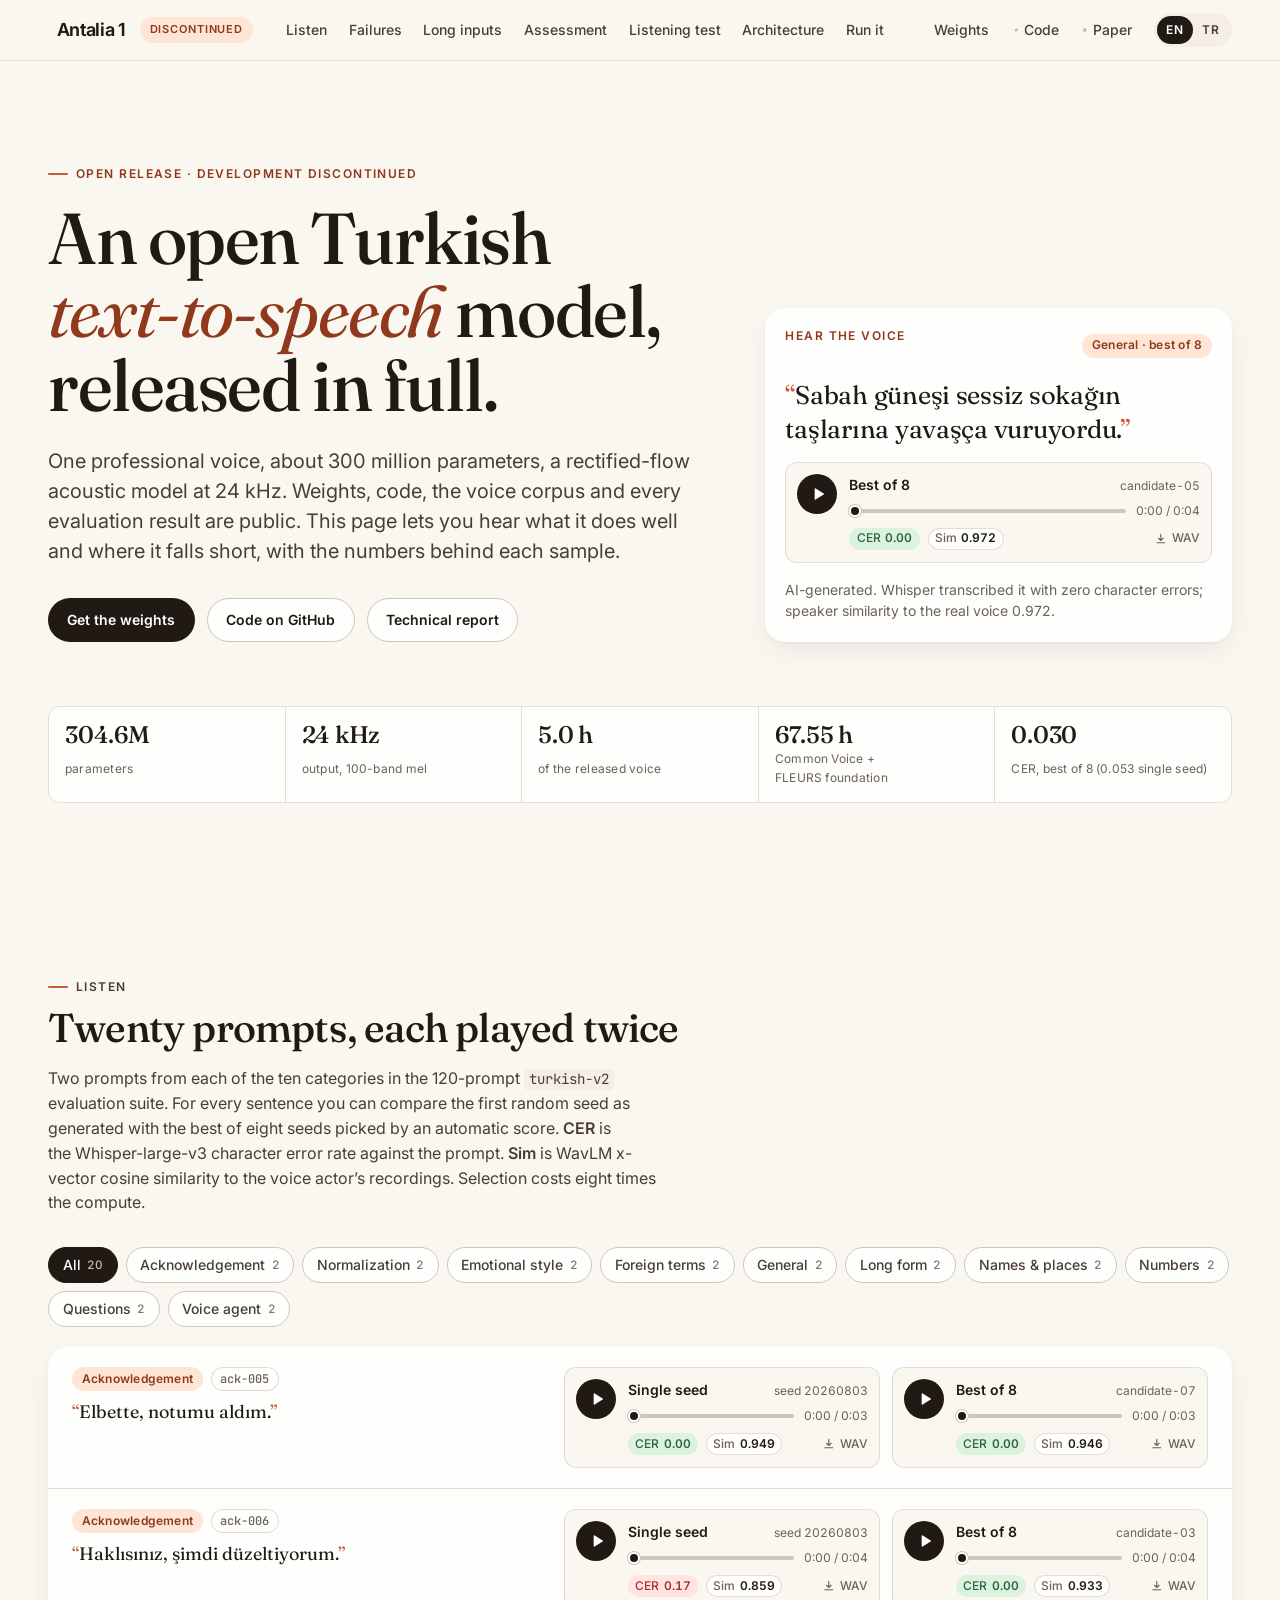
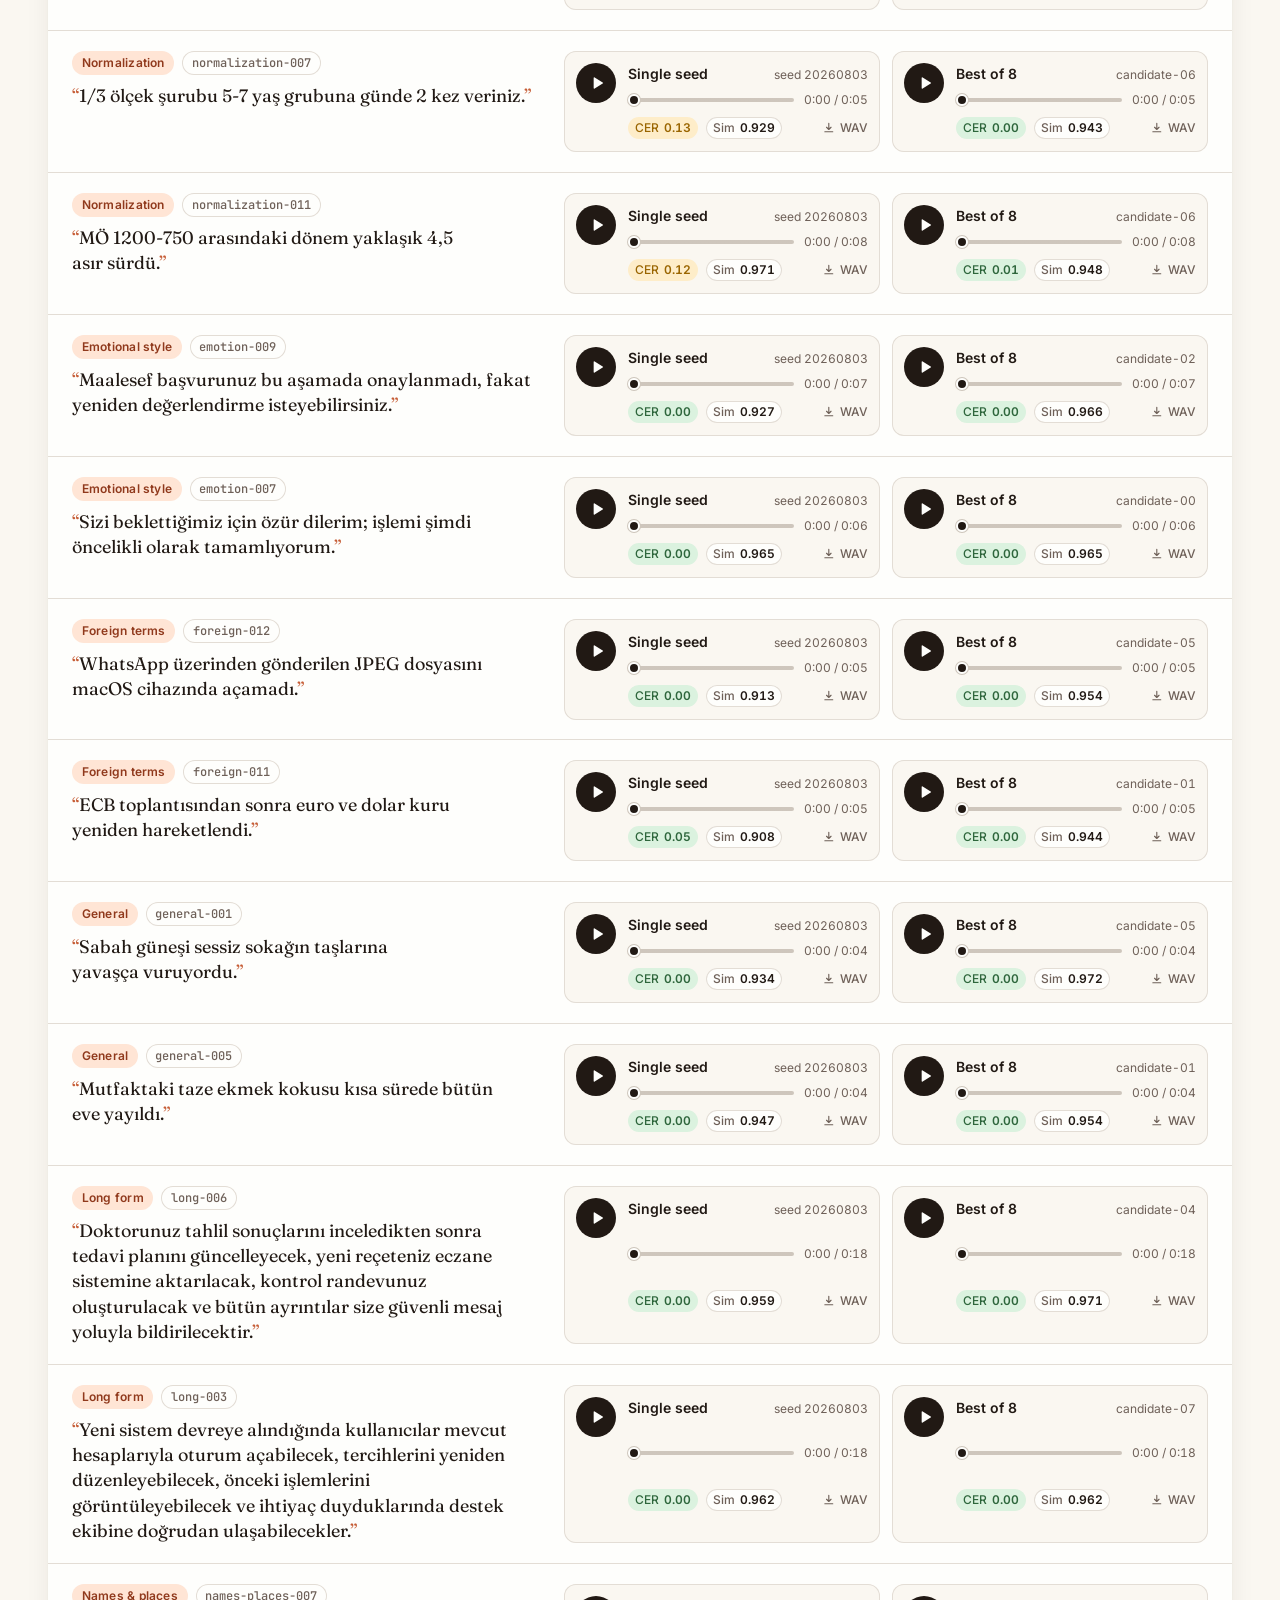
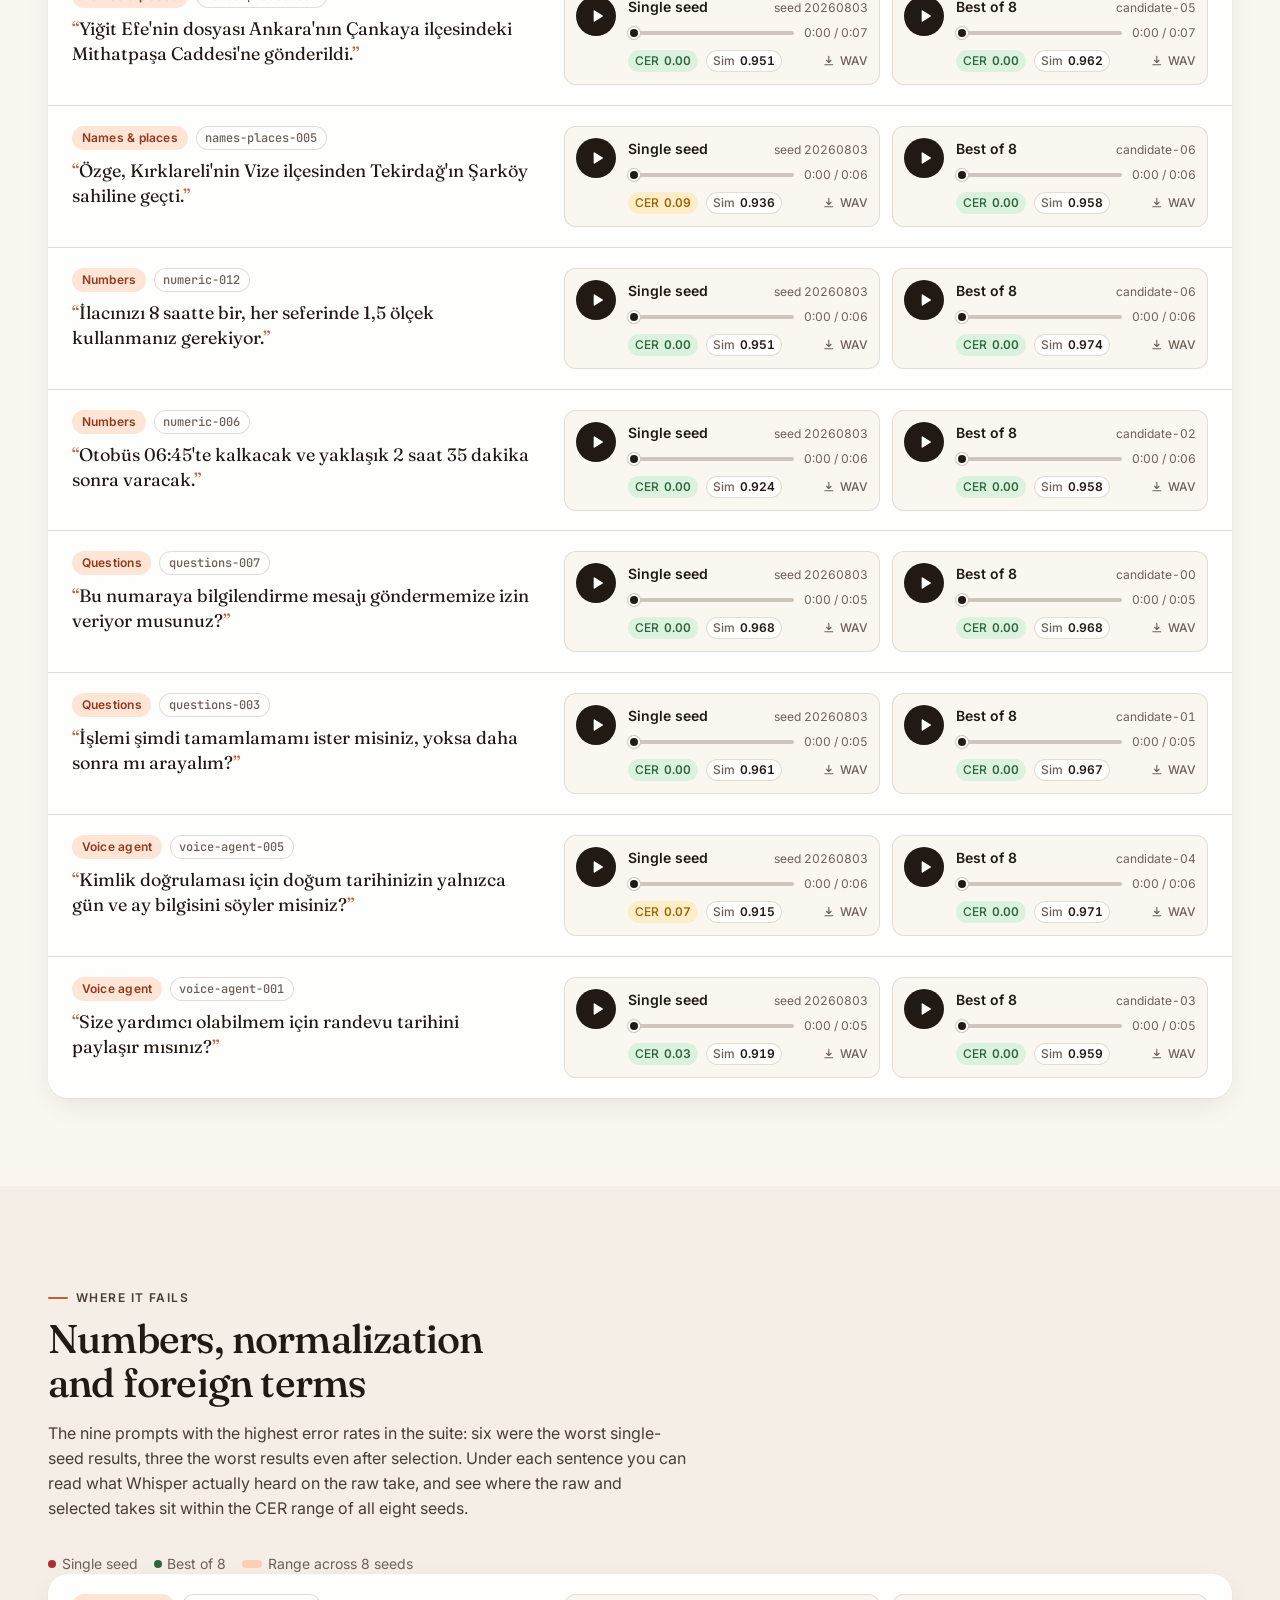
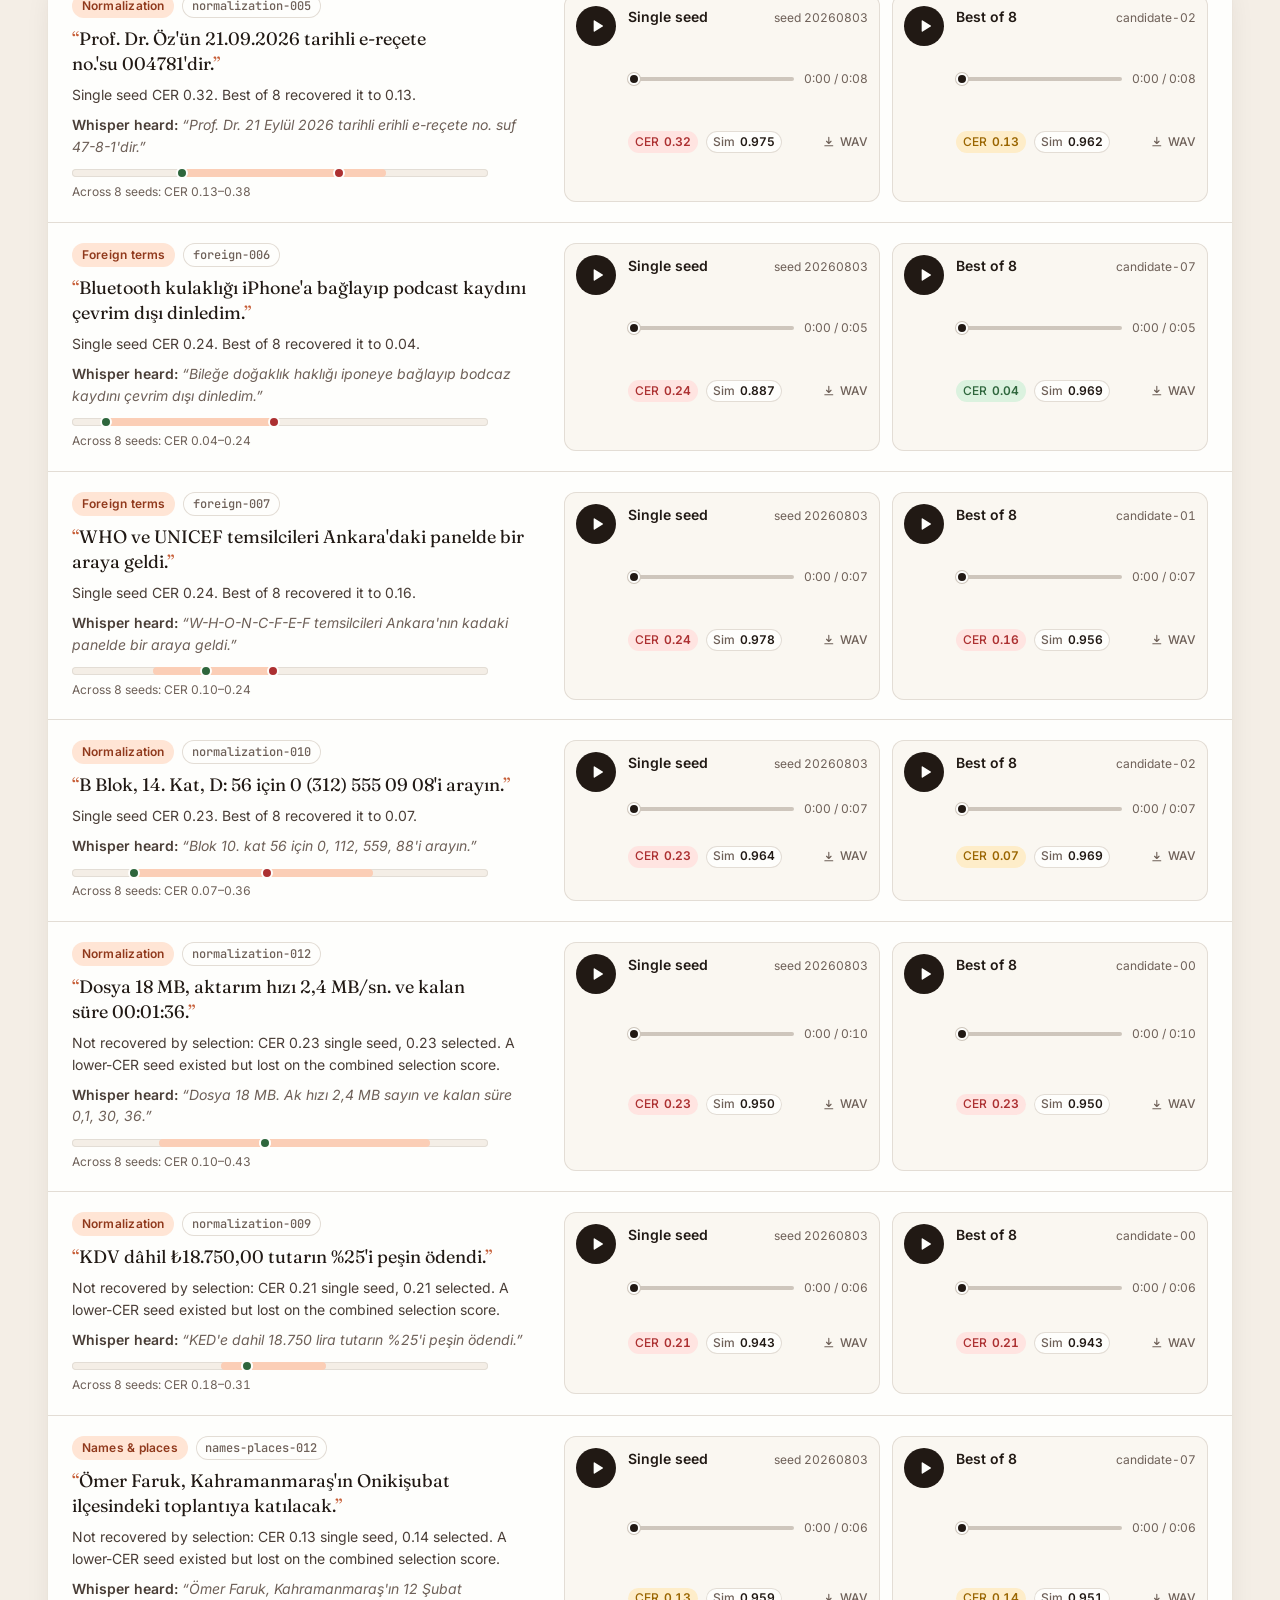
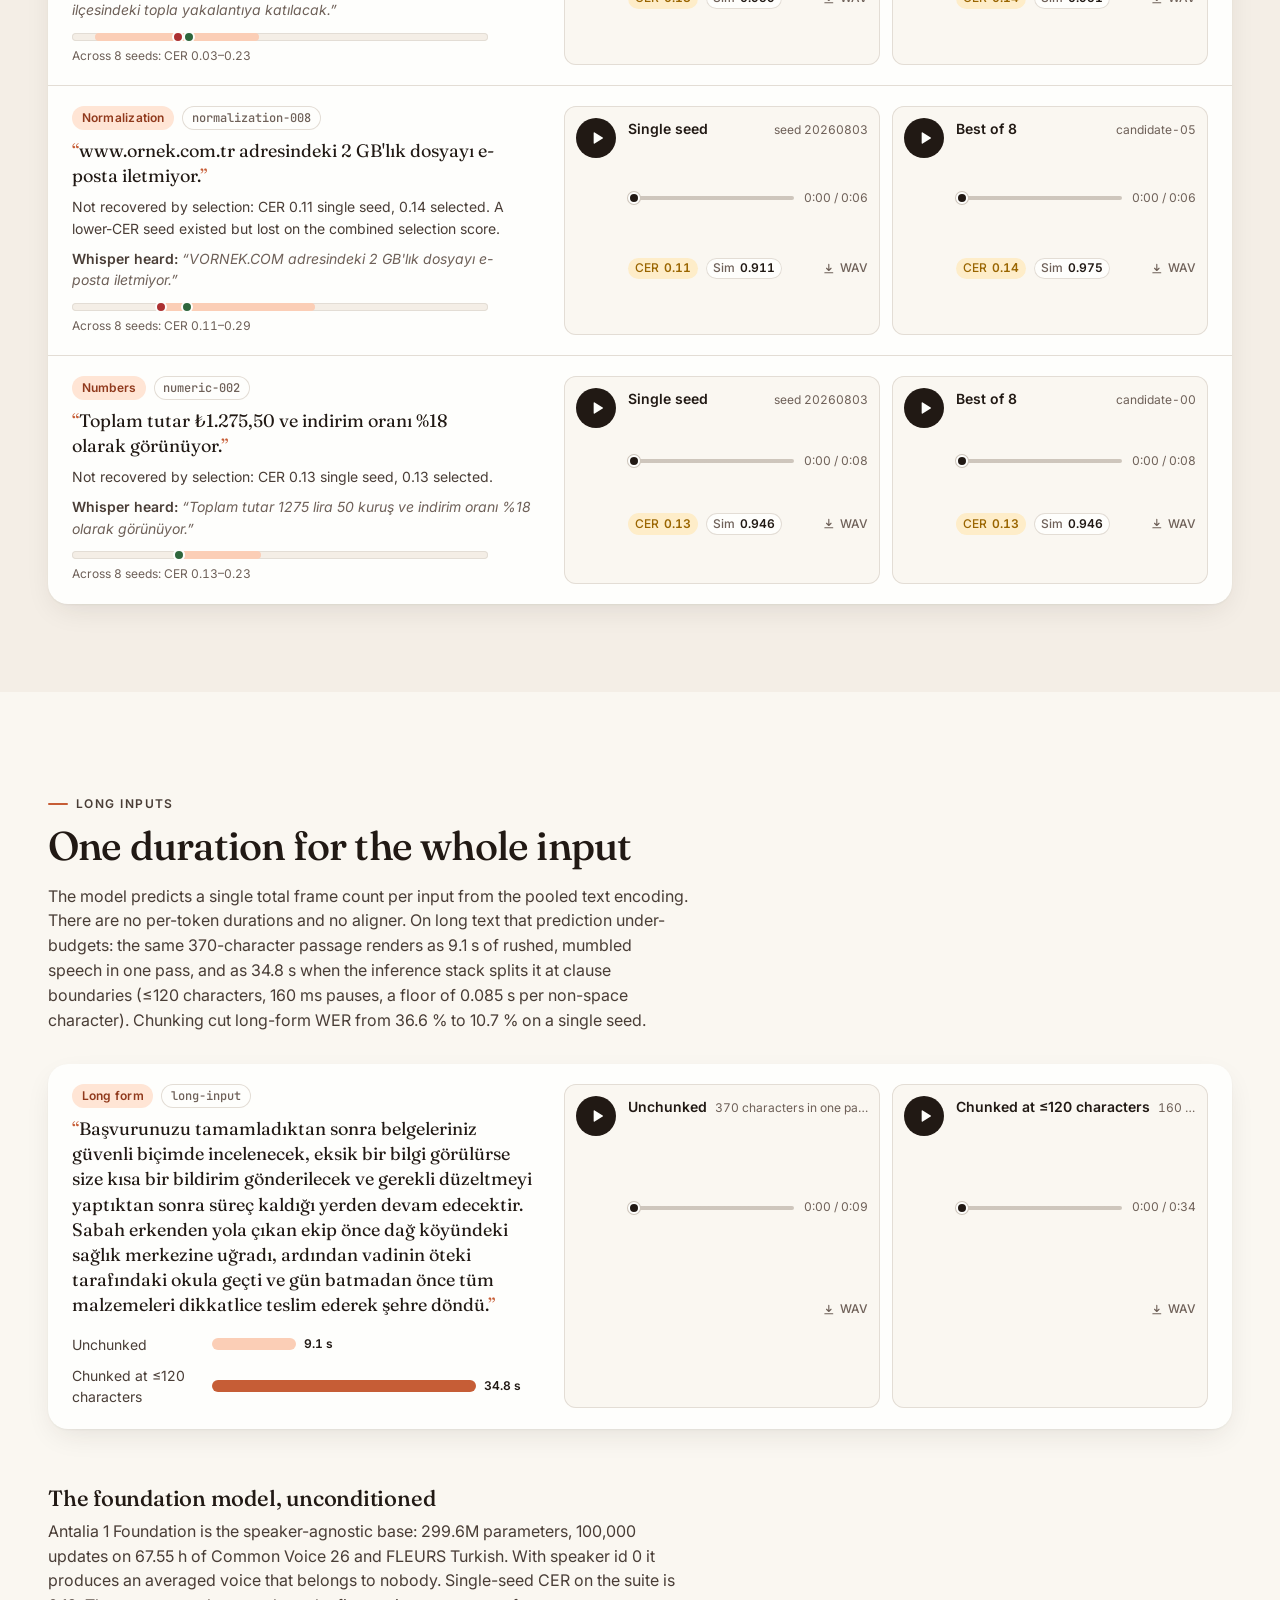
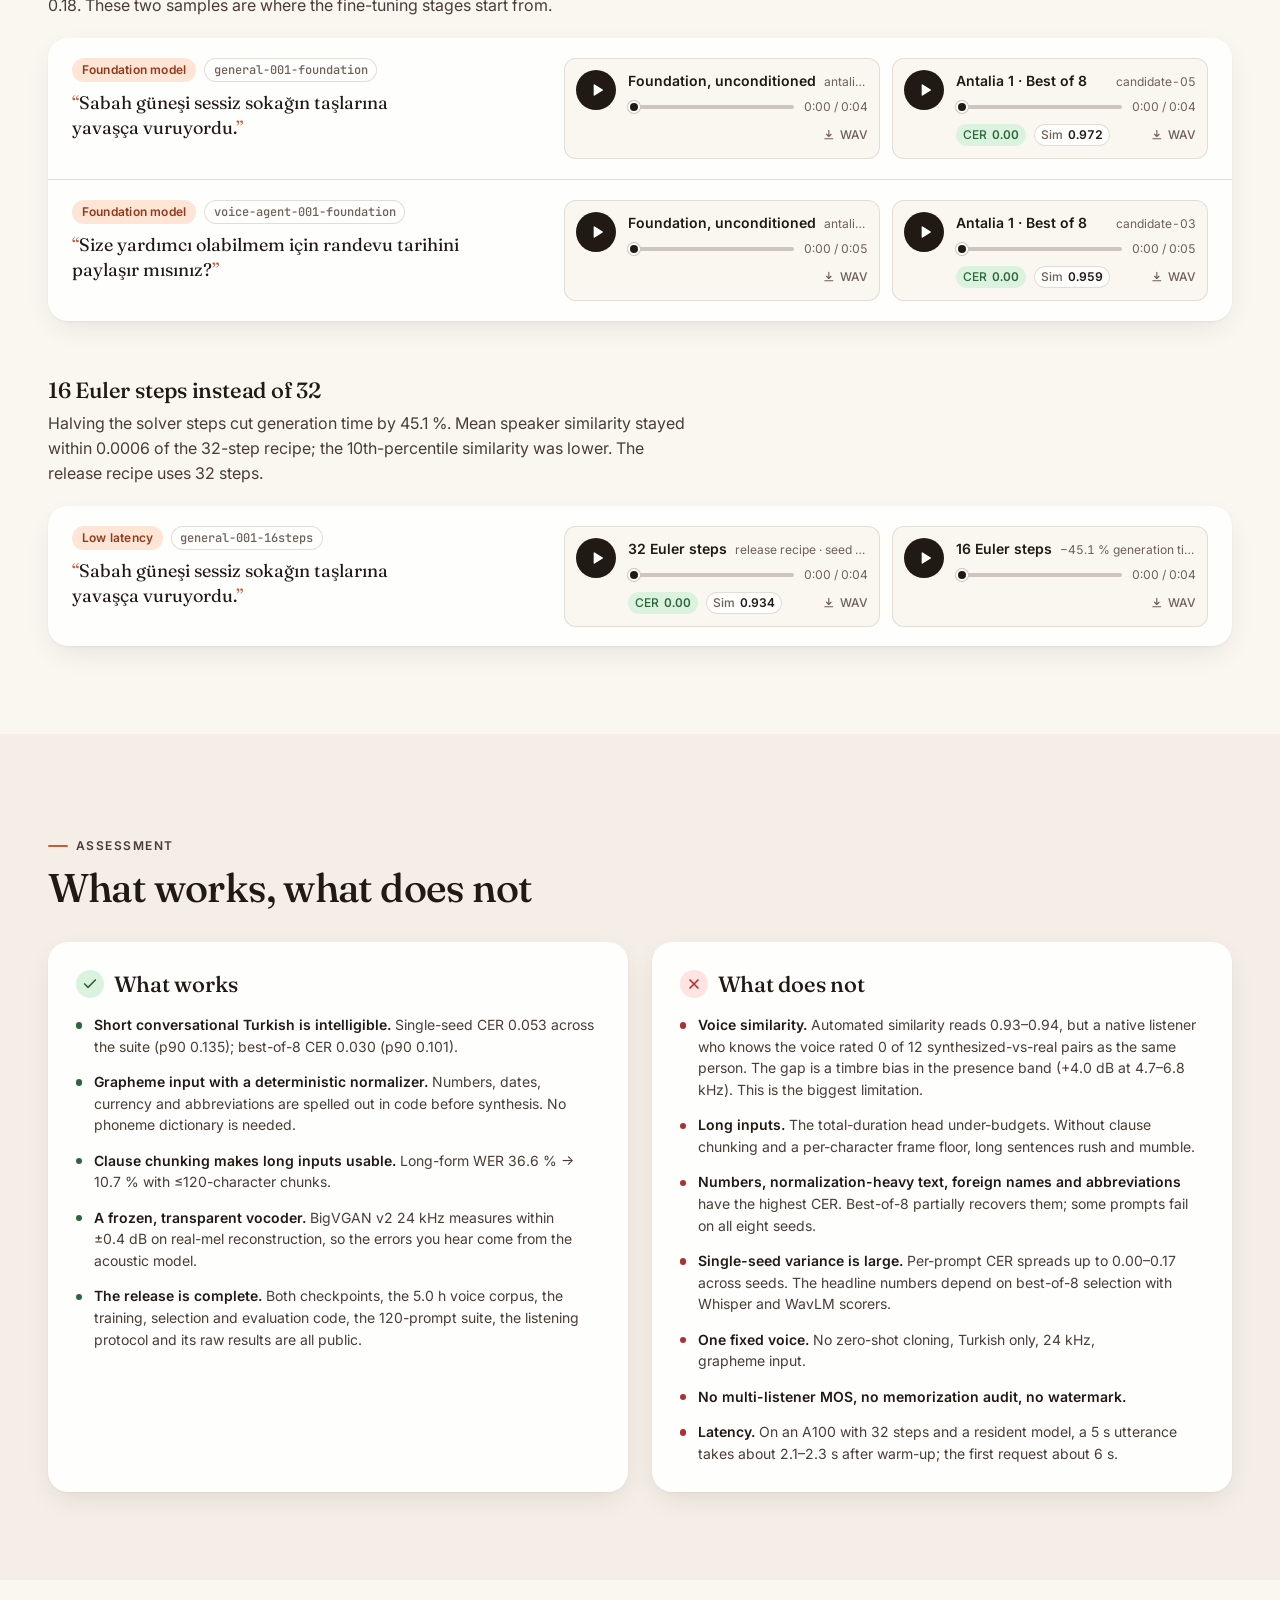
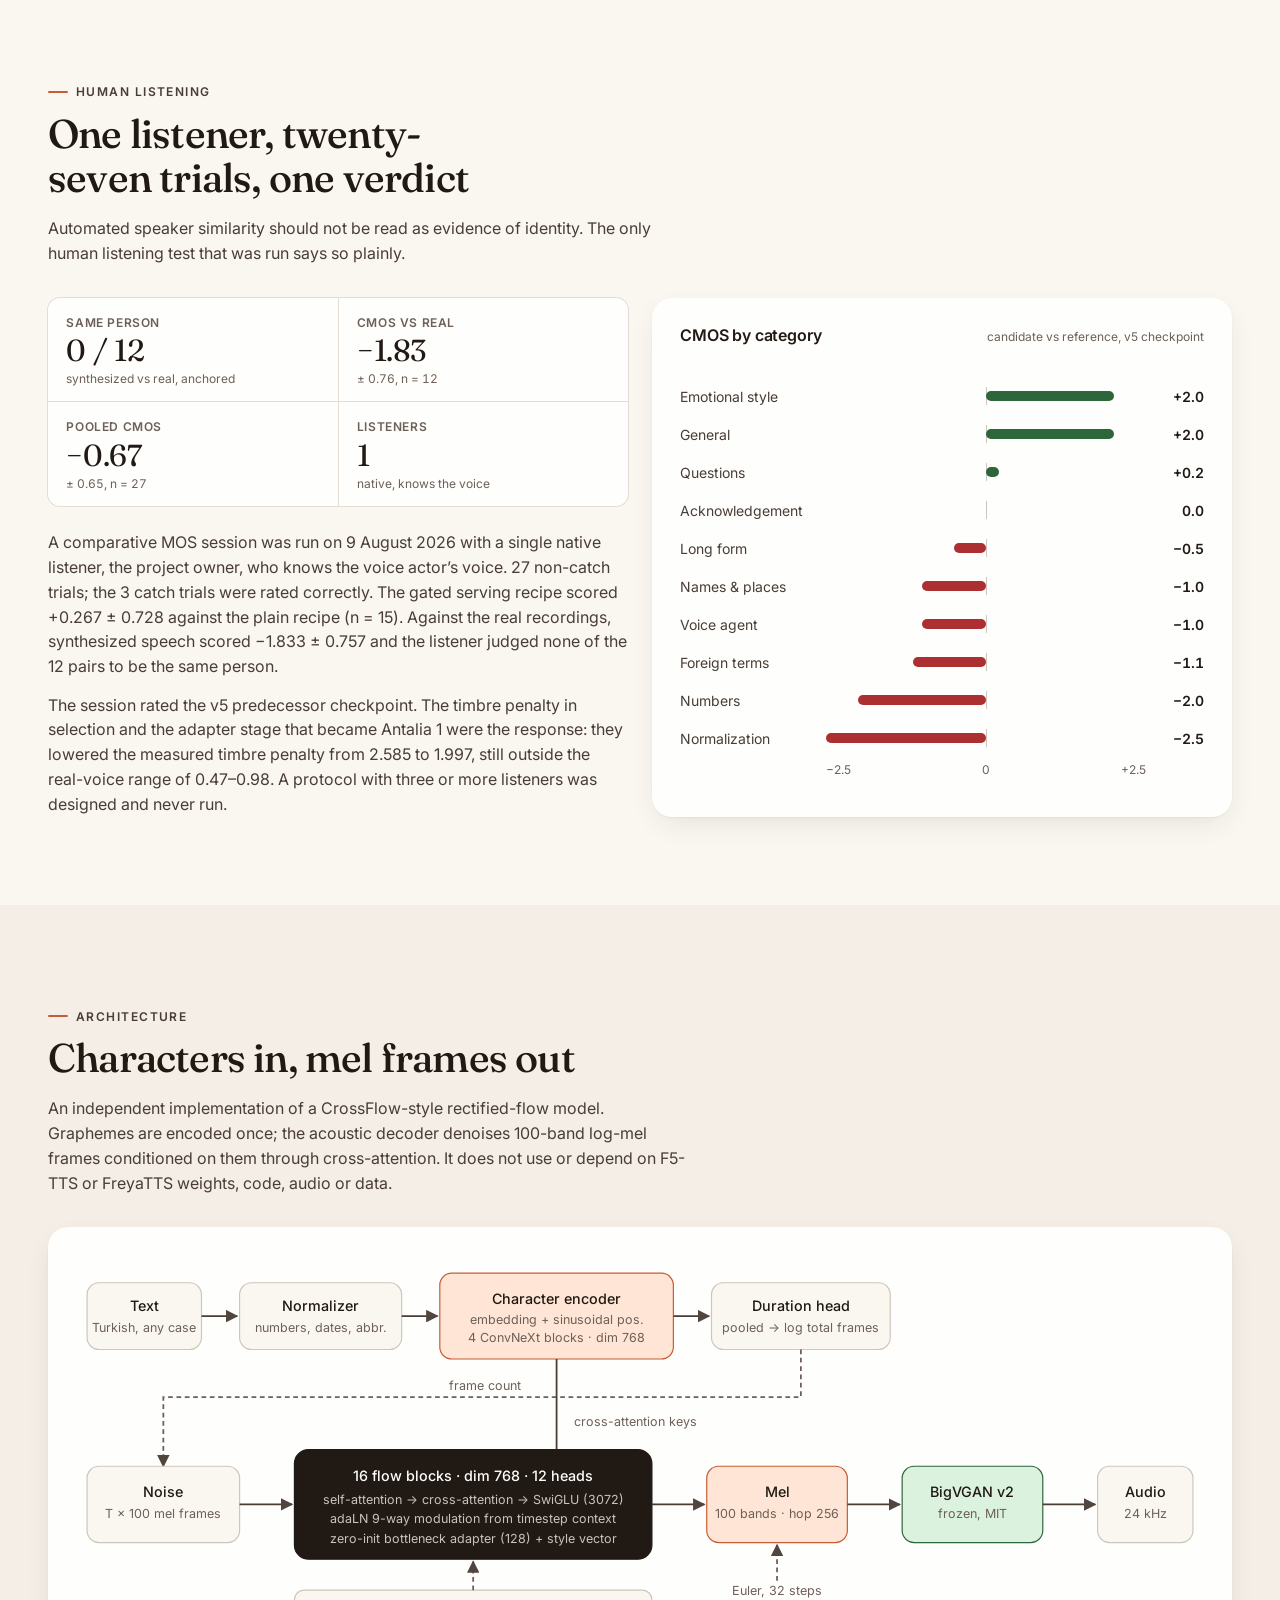
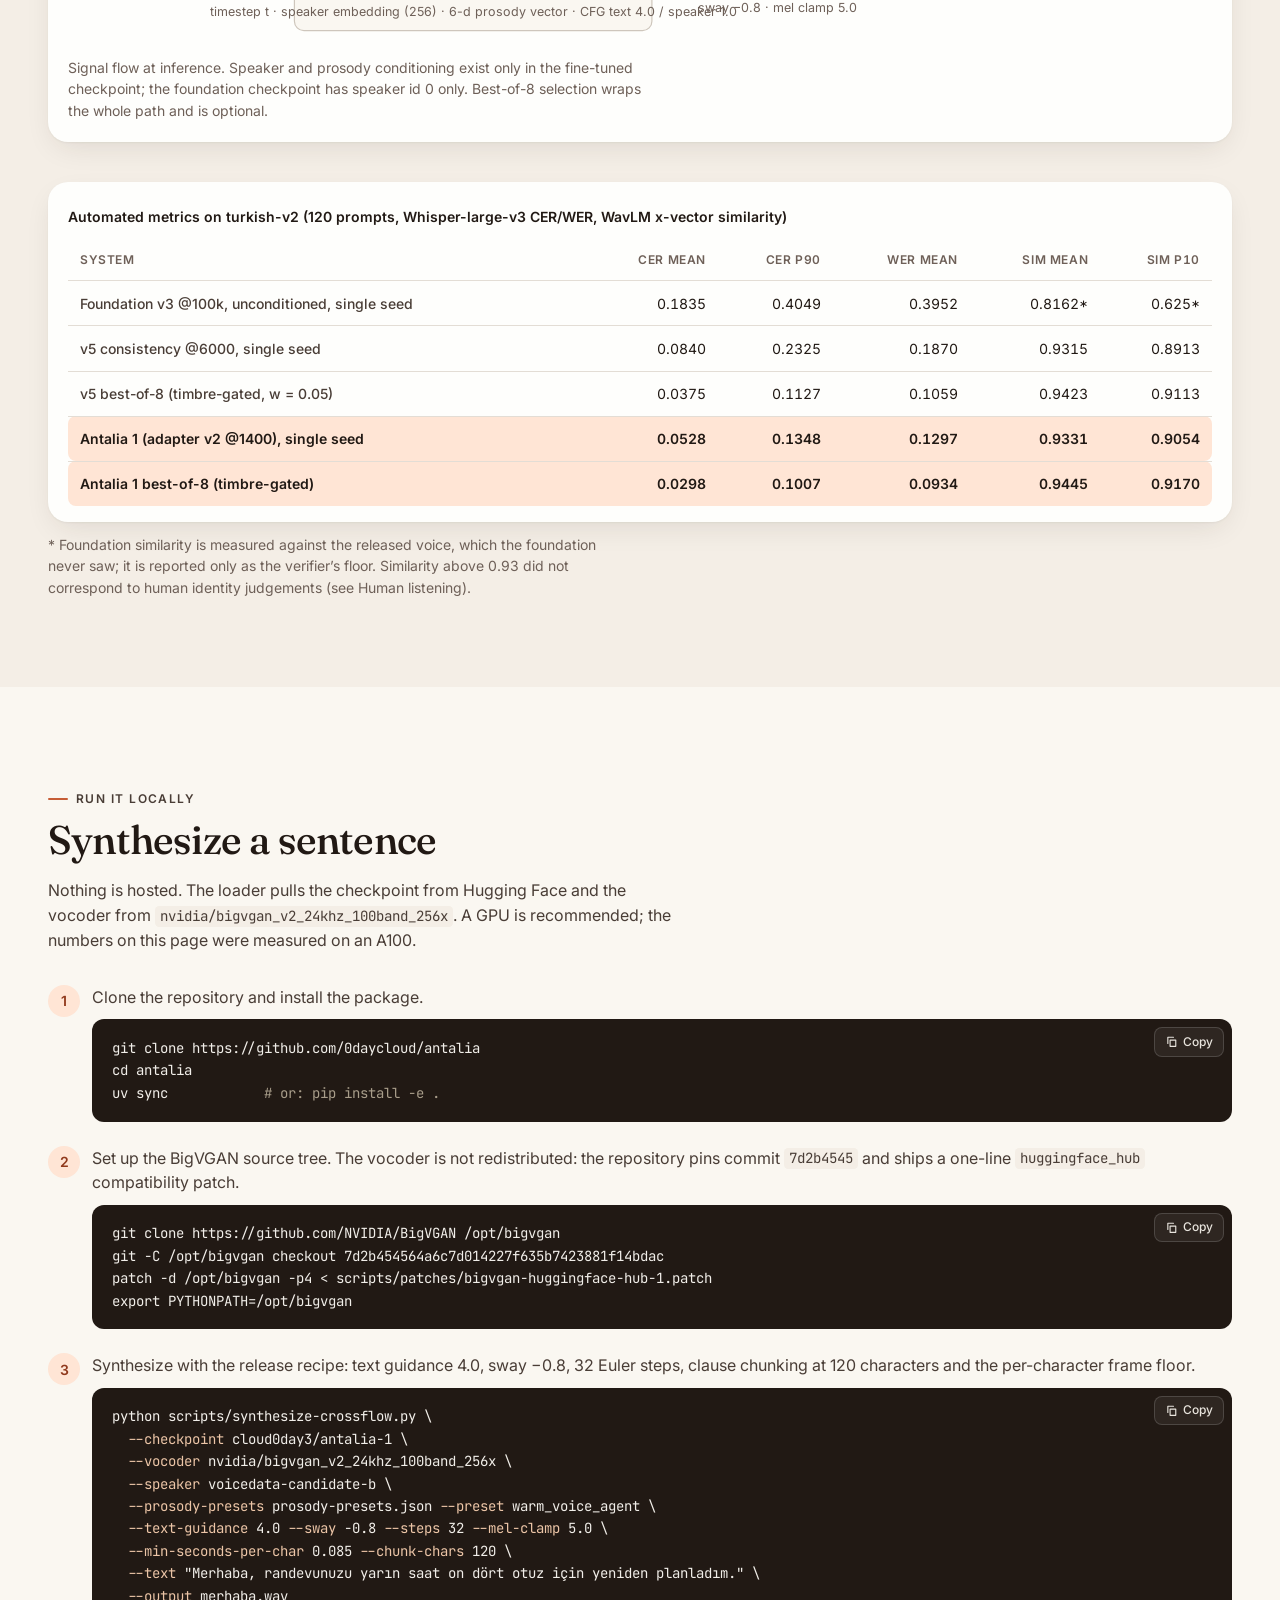
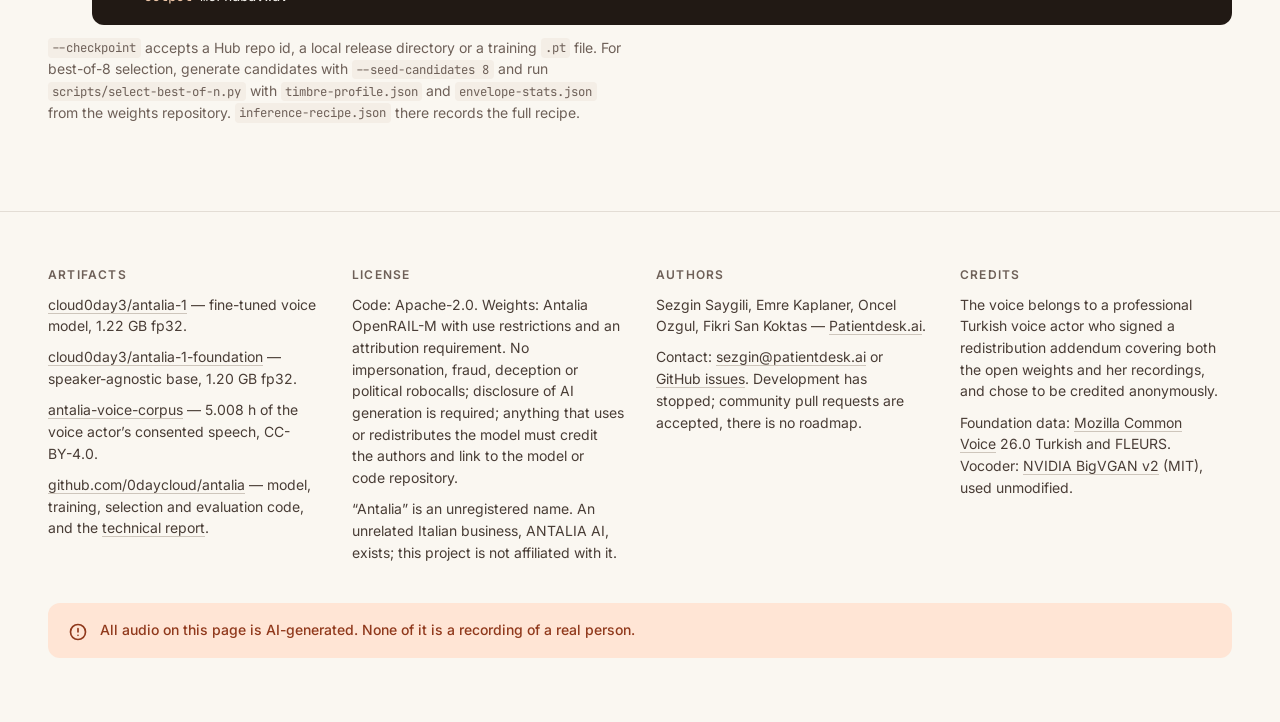
<file: site/index.html>
<!doctype html>
<html lang="en">
<head>
  <meta charset="utf-8">
  <meta name="viewport" content="width=device-width, initial-scale=1">
  <meta name="color-scheme" content="light">
  <meta name="theme-color" content="#f7f4ef">
  <title>Antalia 1 — an open Turkish text-to-speech model</title>
  <meta name="description" content="Antalia 1 is an open, single-voice Turkish text-to-speech model (~300M parameters, rectified flow, 24 kHz). Development is discontinued; weights, code, voice corpus and evaluation are released in full. Listen to samples with the numbers behind each one.">
  <link rel="alternate" hreflang="en" href="./">
  <link rel="alternate" hreflang="tr" href="tr/">
  <link rel="icon" href="data:image/svg+xml,%3Csvg xmlns='http://www.w3.org/2000/svg' viewBox='0 0 40 40'%3E%3Crect x='4' y='15' width='4' height='10' rx='2' fill='%23b0603f'/%3E%3Crect x='12' y='9' width='4' height='22' rx='2' fill='%23b0603f'/%3E%3Crect x='20' y='4' width='4' height='32' rx='2' fill='%23b0603f'/%3E%3Crect x='28' y='11' width='4' height='18' rx='2' fill='%23b0603f'/%3E%3C/svg%3E">
  <link rel="preconnect" href="https://fonts.googleapis.com">
  <link rel="preconnect" href="https://fonts.gstatic.com" crossorigin>
  <link rel="stylesheet" href="https://fonts.googleapis.com/css2?family=Fraunces:ital,opsz,wght@0,9..144,400;0,9..144,500;1,9..144,400&family=Inter:wght@400;500;600&family=JetBrains+Mono:wght@400;500&display=swap">
  <link rel="stylesheet" href="styles.css">
</head>
<body>
  <a class="skip-link" href="#main">Skip to content</a>

  <header class="site-header">
    <div class="shell header-inner">
      <a class="brand" href="./" aria-label="Antalia 1, home">
        <svg viewBox="0 0 40 40" fill="none" aria-hidden="true">
          <rect x="4" y="15" width="4" height="10" rx="2" fill="currentColor"/>
          <rect x="12" y="9" width="4" height="22" rx="2" fill="currentColor"/>
          <rect x="20" y="4" width="4" height="32" rx="2" fill="currentColor"/>
          <rect x="28" y="11" width="4" height="18" rx="2" fill="currentColor"/>
        </svg>
        <span>Antalia 1</span>
        <span class="brand-status">Discontinued</span>
      </a>
      <nav class="page-nav" aria-label="On this page">
        <a href="#listen">Listen</a>
        <a href="#failures">Failures</a>
        <a href="#long-inputs">Long inputs</a>
        <a href="#assessment">Assessment</a>
        <a href="#listening">Listening test</a>
        <a href="#architecture">Architecture</a>
        <a href="#run">Run it</a>
      </nav>
      <nav class="site-nav" aria-label="Project links">
        <a href="https://huggingface.co/cloud0day3/antalia-1"><svg viewBox="0 0 24 24" fill="none" stroke="currentColor" stroke-width="1.75" stroke-linecap="round" stroke-linejoin="round" aria-hidden="true"><path d="M12 3v12m0 0 4-4m-4 4-4-4M4 17v2a2 2 0 0 0 2 2h12a2 2 0 0 0 2-2v-2"/></svg><span>Weights</span></a>
        <a href="https://github.com/0daycloud/antalia"><svg viewBox="0 0 24 24" fill="none" stroke="currentColor" stroke-width="1.75" stroke-linecap="round" stroke-linejoin="round" aria-hidden="true"><path d="m8 8-4 4 4 4m8-8 4 4-4 4m-2-12-4 16"/></svg><span>Code</span></a>
        <a href="https://github.com/0daycloud/antalia/blob/main/paper/main.pdf"><svg viewBox="0 0 24 24" fill="none" stroke="currentColor" stroke-width="1.75" stroke-linecap="round" stroke-linejoin="round" aria-hidden="true"><path d="M6 3h8l4 4v14H6zM14 3v4h4M9 12h6M9 16h6"/></svg><span>Paper</span></a>
        <div class="lang-switch" aria-label="Language">
          <span aria-current="page" lang="en">EN</span>
          <a href="tr/" lang="tr" hreflang="tr" aria-label="Türkçe">TR</a>
        </div>
      </nav>
    </div>
  </header>

  <main id="main" data-gallery="gallery.json" data-audio-base="audio/" data-lang="en">

    <section class="hero" aria-labelledby="hero-title">
      <div class="shell">
        <div class="hero-grid">
          <div>
            <p class="eyebrow">Open release · development discontinued</p>
            <h1 id="hero-title">An open Turkish <em>text-to-speech</em> model, released in full.</h1>
            <p class="lede">One professional voice, about 300 million parameters, a rectified-flow acoustic model at 24 kHz. Weights, code, the voice corpus and every evaluation result are public. This page lets you hear what it does well and where it falls short, with the numbers behind each sample.</p>
            <div class="button-row">
              <a class="button button--primary" href="https://huggingface.co/cloud0day3/antalia-1">Get the weights</a>
              <a class="button button--ghost" href="https://github.com/0daycloud/antalia">Code on GitHub</a>
              <a class="button button--ghost" href="https://github.com/0daycloud/antalia/blob/main/paper/main.pdf">Technical report</a>
            </div>
          </div>
          <div class="feature" id="feature" data-feature="general-001" aria-labelledby="feature-title">
            <div class="feature-head">
              <p class="eyebrow" id="feature-title">Hear the voice</p>
              <span class="tag">General · best of 8</span>
            </div>
            <p class="feature-sentence" data-feature-text>Sabah güneşi sessiz sokağın taşlarına yavaşça vuruyordu.</p>
            <div data-feature-take></div>
            <p class="feature-foot">AI-generated. Whisper transcribed it with zero character errors; speaker similarity to the real voice 0.972.</p>
          </div>
        </div>
        <ul class="hero-facts" aria-label="Key facts">
          <li><strong>304.6M</strong><span>parameters</span></li>
          <li><strong>24 kHz</strong><span>output, 100-band mel</span></li>
          <li><strong>5.0 h</strong><span>of the released voice</span></li>
          <li><strong>67.55 h</strong><span>Common Voice + FLEURS foundation</span></li>
          <li><strong>0.030</strong><span>CER, best of 8 (0.053 single seed)</span></li>
        </ul>
      </div>
    </section>

    <section class="section" id="listen" aria-labelledby="listen-title">
      <div class="shell">
        <div class="section-head">
          <p class="eyebrow">Listen</p>
          <h2 id="listen-title">Twenty prompts, each played twice</h2>
          <p>Two prompts from each of the ten categories in the 120-prompt <code>turkish-v2</code> evaluation suite. For every sentence you can compare the first random seed as generated with the best of eight seeds picked by an automatic score. <strong>CER</strong> is the Whisper-large-v3 character error rate against the prompt. <strong>Sim</strong> is WavLM x-vector cosine similarity to the voice actor’s recordings. Selection costs eight times the compute.</p>
        </div>
        <div class="filters" id="showcase-filters" role="group" aria-label="Filter by category"></div>
        <div class="sample-list" id="showcase-list" data-gallery-container></div>
      </div>
    </section>

    <section class="section section--tint" id="failures" aria-labelledby="failures-title">
      <div class="shell">
        <div class="section-head">
          <p class="eyebrow">Where it fails</p>
          <h2 id="failures-title">Numbers, normalization and foreign terms</h2>
          <p>The nine prompts with the highest error rates in the suite: six were the worst single-seed results, three the worst results even after selection. Under each sentence you can read what Whisper actually heard on the raw take, and see where the raw and selected takes sit within the CER range of all eight seeds.</p>
        </div>
        <p class="cer-legend table-note"><span><i style="background: var(--bad)"></i>Single seed</span><span><i style="background: var(--good)"></i>Best of 8</span><span><i style="background: var(--accent-soft-2); width: 1.25rem; border-radius: 4px"></i>Range across 8 seeds</span></p>
        <div class="sample-list" id="failures-list" data-gallery-container></div>
      </div>
    </section>

    <section class="section" id="long-inputs" aria-labelledby="long-title">
      <div class="shell">
        <div class="section-head">
          <p class="eyebrow">Long inputs</p>
          <h2 id="long-title">One duration for the whole input</h2>
          <p>The model predicts a single total frame count per input from the pooled text encoding. There are no per-token durations and no aligner. On long text that prediction under-budgets: the same 370-character passage renders as 9.1 s of rushed, mumbled speech in one pass, and as 34.8 s when the inference stack splits it at clause boundaries (≤120 characters, 160 ms pauses, a floor of 0.085 s per non-space character). Chunking cut long-form WER from 36.6 % to 10.7 % on a single seed.</p>
        </div>
        <div class="sample-list" id="long-list" data-gallery-container></div>

        <div class="subsection" id="foundation">
          <h3>The foundation model, unconditioned</h3>
          <p>Antalia 1 Foundation is the speaker-agnostic base: 299.6M parameters, 100,000 updates on 67.55 h of Common Voice 26 and FLEURS Turkish. With speaker id 0 it produces an averaged voice that belongs to nobody. Single-seed CER on the suite is 0.18. These two samples are where the fine-tuning stages start from.</p>
          <div class="sample-list" id="foundation-list" data-gallery-container></div>
        </div>

        <div class="subsection" id="steps">
          <h3>16 Euler steps instead of 32</h3>
          <p>Halving the solver steps cut generation time by 45.1 %. Mean speaker similarity stayed within 0.0006 of the 32-step recipe; the 10th-percentile similarity was lower. The release recipe uses 32 steps.</p>
          <div class="sample-list" id="steps-list" data-gallery-container></div>
        </div>
      </div>
    </section>

    <section class="section section--tint" id="assessment" aria-labelledby="assessment-title">
      <div class="shell">
        <div class="section-head">
          <p class="eyebrow">Assessment</p>
          <h2 id="assessment-title">What works, what does not</h2>
        </div>
        <div class="columns">
          <div class="panel">
            <h3><span class="icon icon--good"><svg viewBox="0 0 24 24" fill="none" stroke="currentColor" stroke-width="2.5" stroke-linecap="round" stroke-linejoin="round" aria-hidden="true"><path d="M20 6 9 17l-5-5"/></svg></span>What works</h3>
            <ul class="fact-list fact-list--good">
              <li><strong>Short conversational Turkish is intelligible.</strong> Single-seed CER 0.053 across the suite (p90 0.135); best-of-8 CER 0.030 (p90 0.101).</li>
              <li><strong>Grapheme input with a deterministic normalizer.</strong> Numbers, dates, currency and abbreviations are spelled out in code before synthesis. No phoneme dictionary is needed.</li>
              <li><strong>Clause chunking makes long inputs usable.</strong> Long-form WER 36.6 % → 10.7 % with ≤120-character chunks.</li>
              <li><strong>A frozen, transparent vocoder.</strong> BigVGAN v2 24 kHz measures within ±0.4 dB on real-mel reconstruction, so the errors you hear come from the acoustic model.</li>
              <li><strong>The release is complete.</strong> Both checkpoints, the 5.0 h voice corpus, the training, selection and evaluation code, the 120-prompt suite, the listening protocol and its raw results are all public.</li>
            </ul>
          </div>
          <div class="panel">
            <h3><span class="icon icon--bad"><svg viewBox="0 0 24 24" fill="none" stroke="currentColor" stroke-width="2.5" stroke-linecap="round" stroke-linejoin="round" aria-hidden="true"><path d="M18 6 6 18M6 6l12 12"/></svg></span>What does not</h3>
            <ul class="fact-list fact-list--bad">
              <li><strong>Voice similarity.</strong> Automated similarity reads 0.93–0.94, but a native listener who knows the voice rated 0 of 12 synthesized-vs-real pairs as the same person. The gap is a timbre bias in the presence band (+4.0 dB at 4.7–6.8 kHz). This is the biggest limitation.</li>
              <li><strong>Long inputs.</strong> The total-duration head under-budgets. Without clause chunking and a per-character frame floor, long sentences rush and mumble.</li>
              <li><strong>Numbers, normalization-heavy text, foreign names and abbreviations</strong> have the highest CER. Best-of-8 partially recovers them; some prompts fail on all eight seeds.</li>
              <li><strong>Single-seed variance is large.</strong> Per-prompt CER spreads up to 0.00–0.17 across seeds. The headline numbers depend on best-of-8 selection with Whisper and WavLM scorers.</li>
              <li><strong>One fixed voice.</strong> No zero-shot cloning, Turkish only, 24 kHz, grapheme input.</li>
              <li><strong>No multi-listener MOS, no memorization audit, no watermark.</strong></li>
              <li><strong>Latency.</strong> On an A100 with 32 steps and a resident model, a 5 s utterance takes about 2.1–2.3 s after warm-up; the first request about 6 s.</li>
            </ul>
          </div>
        </div>
      </div>
    </section>

    <section class="section" id="listening" aria-labelledby="listening-title">
      <div class="shell">
        <div class="section-head">
          <p class="eyebrow">Human listening</p>
          <h2 id="listening-title">One listener, twenty-seven trials, one verdict</h2>
          <p>Automated speaker similarity should not be read as evidence of identity. The only human listening test that was run says so plainly.</p>
        </div>
        <div class="listening-grid">
          <div>
            <dl class="stat-grid">
              <div class="stat"><dt>Same person</dt><dd>0 / 12<small>synthesized vs real, anchored</small></dd></div>
              <div class="stat"><dt>CMOS vs real</dt><dd>−1.83<small>± 0.76, n = 12</small></dd></div>
              <div class="stat"><dt>Pooled CMOS</dt><dd>−0.67<small>± 0.65, n = 27</small></dd></div>
              <div class="stat"><dt>Listeners</dt><dd>1<small>native, knows the voice</small></dd></div>
            </dl>
            <div class="prose">
              <p>A comparative MOS session was run on 9 August 2026 with a single native listener, the project owner, who knows the voice actor’s voice. 27 non-catch trials; the 3 catch trials were rated correctly. The gated serving recipe scored +0.267 ± 0.728 against the plain recipe (n = 15). Against the real recordings, synthesized speech scored −1.833 ± 0.757 and the listener judged none of the 12 pairs to be the same person.</p>
              <p>The session rated the v5 predecessor checkpoint. The timbre penalty in selection and the adapter stage that became Antalia 1 were the response: they lowered the measured timbre penalty from 2.585 to 1.997, still outside the real-voice range of 0.47–0.98. A protocol with three or more listeners was designed and never run.</p>
            </div>
          </div>
          <div class="panel cmos" aria-labelledby="cmos-title">
            <div class="cmos-head">
              <h3 id="cmos-title">CMOS by category</h3>
              <small>candidate vs reference, v5 checkpoint</small>
            </div>
            <div class="cmos-row"><span>Emotional style</span><div class="cmos-track"><div class="cmos-bar cmos-bar--pos" style="--v: 2.0"></div></div><span>+2.0</span></div>
            <div class="cmos-row"><span>General</span><div class="cmos-track"><div class="cmos-bar cmos-bar--pos" style="--v: 2.0"></div></div><span>+2.0</span></div>
            <div class="cmos-row"><span>Questions</span><div class="cmos-track"><div class="cmos-bar cmos-bar--pos" style="--v: 0.2"></div></div><span>+0.2</span></div>
            <div class="cmos-row"><span>Acknowledgement</span><div class="cmos-track"><div class="cmos-bar cmos-bar--pos" style="--v: 0"></div></div><span>0.0</span></div>
            <div class="cmos-row"><span>Long form</span><div class="cmos-track"><div class="cmos-bar cmos-bar--neg" style="--v: 0.5"></div></div><span>−0.5</span></div>
            <div class="cmos-row"><span>Names &amp; places</span><div class="cmos-track"><div class="cmos-bar cmos-bar--neg" style="--v: 1.0"></div></div><span>−1.0</span></div>
            <div class="cmos-row"><span>Voice agent</span><div class="cmos-track"><div class="cmos-bar cmos-bar--neg" style="--v: 1.0"></div></div><span>−1.0</span></div>
            <div class="cmos-row"><span>Foreign terms</span><div class="cmos-track"><div class="cmos-bar cmos-bar--neg" style="--v: 1.14"></div></div><span>−1.1</span></div>
            <div class="cmos-row"><span>Numbers</span><div class="cmos-track"><div class="cmos-bar cmos-bar--neg" style="--v: 2.0"></div></div><span>−2.0</span></div>
            <div class="cmos-row"><span>Normalization</span><div class="cmos-track"><div class="cmos-bar cmos-bar--neg" style="--v: 2.5"></div></div><span>−2.5</span></div>
            <div class="cmos-axis"><span></span><div><span>−2.5</span><span>0</span><span>+2.5</span></div><span></span></div>
          </div>
        </div>
      </div>
    </section>

    <section class="section section--tint" id="architecture" aria-labelledby="arch-title">
      <div class="shell">
        <div class="section-head">
          <p class="eyebrow">Architecture</p>
          <h2 id="arch-title">Characters in, mel frames out</h2>
          <p>An independent implementation of a CrossFlow-style rectified-flow model. Graphemes are encoded once; the acoustic decoder denoises 100-band log-mel frames conditioned on them through cross-attention. It does not use or depend on F5-TTS or FreyaTTS weights, code, audio or data.</p>
        </div>

        <figure class="diagram" aria-labelledby="diagram-caption">
          <svg viewBox="0 0 960 330" role="img" aria-labelledby="diagram-title diagram-desc">
            <title id="diagram-title">Antalia 1 signal flow</title>
            <desc id="diagram-desc">Text goes through a Turkish normalizer into a character encoder with four ConvNeXt blocks. The encoder feeds a duration head that predicts the total frame count, and provides cross-attention keys to 16 flow blocks. Noise frames plus the text conditioning pass through the flow blocks, each with self-attention, cross-attention, a SwiGLU feed-forward, adaLN modulation from the timestep and speaker context, and a residual adapter. The output is a 100-band mel spectrogram, converted by BigVGAN v2 to a 24 kHz waveform.</desc>
            <defs>
              <marker id="arrowhead" viewBox="0 0 10 10" refX="9" refY="5" markerWidth="7" markerHeight="7" orient="auto-start-reverse">
                <path d="M0 0 10 5 0 10z" fill="currentColor" style="fill: oklch(0.4 0.02 52)"/>
              </marker>
            </defs>

            <!-- Row 1: text path -->
            <rect class="box" x="16" y="30" width="96" height="56" rx="10"/>
            <text x="64" y="54" text-anchor="middle">Text</text>
            <text x="64" y="71" text-anchor="middle" class="small">Turkish, any case</text>

            <path class="arrow" d="M112 58h30"/>

            <rect class="box" x="144" y="30" width="136" height="56" rx="10"/>
            <text x="212" y="54" text-anchor="middle">Normalizer</text>
            <text x="212" y="71" text-anchor="middle" class="small">numbers, dates, abbr.</text>

            <path class="arrow" d="M280 58h30"/>

            <rect class="box box--accent" x="312" y="22" width="196" height="72" rx="10"/>
            <text x="410" y="48" text-anchor="middle">Character encoder</text>
            <text x="410" y="65" text-anchor="middle" class="small">embedding + sinusoidal pos.</text>
            <text x="410" y="80" text-anchor="middle" class="small">4 ConvNeXt blocks · dim 768</text>

            <path class="arrow" d="M508 58h30"/>

            <rect class="box" x="540" y="30" width="150" height="56" rx="10"/>
            <text x="615" y="54" text-anchor="middle">Duration head</text>
            <text x="615" y="71" text-anchor="middle" class="small">pooled → log total frames</text>

            <!-- duration → noise frames -->
            <path class="arrow arrow--dashed" d="M615 86v40H80v58"/>
            <text x="350" y="120" text-anchor="middle" class="small">frame count</text>

            <!-- cross-attention from encoder to flow blocks -->
            <path class="arrow" d="M410 94v112"/>
            <text x="425" y="150" class="small">cross-attention keys</text>

            <!-- Row 2: acoustic path -->
            <rect class="box" x="16" y="184" width="128" height="64" rx="10"/>
            <text x="80" y="210" text-anchor="middle">Noise</text>
            <text x="80" y="227" text-anchor="middle" class="small">T × 100 mel frames</text>

            <path class="arrow" d="M144 216h44"/>

            <rect class="box box--ink" x="190" y="170" width="300" height="92" rx="12"/>
            <text x="340" y="196" text-anchor="middle" class="on-ink">16 flow blocks · dim 768 · 12 heads</text>
            <text x="340" y="216" text-anchor="middle" class="on-ink small">self-attention → cross-attention → SwiGLU (3072)</text>
            <text x="340" y="232" text-anchor="middle" class="on-ink small">adaLN 9-way modulation from timestep context</text>
            <text x="340" y="248" text-anchor="middle" class="on-ink small">zero-init bottleneck adapter (128) + style vector</text>

            <path class="arrow" d="M490 216h44"/>

            <rect class="box box--accent" x="536" y="184" width="118" height="64" rx="10"/>
            <text x="595" y="210" text-anchor="middle">Mel</text>
            <text x="595" y="227" text-anchor="middle" class="small">100 bands · hop 256</text>

            <path class="arrow" d="M654 216h44"/>

            <rect class="box box--sage" x="700" y="184" width="118" height="64" rx="10"/>
            <text x="759" y="210" text-anchor="middle">BigVGAN v2</text>
            <text x="759" y="227" text-anchor="middle" class="small">frozen, MIT</text>

            <path class="arrow" d="M818 216h44"/>

            <rect class="box" x="864" y="184" width="80" height="64" rx="10"/>
            <text x="904" y="210" text-anchor="middle">Audio</text>
            <text x="904" y="227" text-anchor="middle" class="small">24 kHz</text>

            <!-- conditioning into adaLN -->
            <rect class="box" x="190" y="288" width="300" height="34" rx="8"/>
            <text x="340" y="310" text-anchor="middle" class="small">timestep t · speaker embedding (256) · 6-d prosody vector · CFG text 4.0 / speaker 1.0</text>
            <path class="arrow arrow--dashed" d="M340 288v-24"/>

            <!-- solver note -->
            <text x="595" y="292" text-anchor="middle" class="small">Euler, 32 steps</text>
            <text x="595" y="306" text-anchor="middle" class="small">sway −0.8 · mel clamp 5.0</text>
            <path class="arrow arrow--dashed" d="M595 280v-30"/>
          </svg>
          <figcaption id="diagram-caption" class="diagram-caption">Signal flow at inference. Speaker and prosody conditioning exist only in the fine-tuned checkpoint; the foundation checkpoint has speaker id 0 only. Best-of-8 selection wraps the whole path and is optional.</figcaption>
        </figure>

        <div class="table-wrap">
          <table>
            <caption>Automated metrics on turkish-v2 (120 prompts, Whisper-large-v3 CER/WER, WavLM x-vector similarity)</caption>
            <thead>
              <tr>
                <th scope="col">System</th>
                <th scope="col" class="num">CER mean</th>
                <th scope="col" class="num">CER p90</th>
                <th scope="col" class="num">WER mean</th>
                <th scope="col" class="num">Sim mean</th>
                <th scope="col" class="num">Sim p10</th>
              </tr>
            </thead>
            <tbody>
              <tr>
                <th scope="row">Foundation v3 @100k, unconditioned, single seed</th>
                <td class="num">0.1835</td><td class="num">0.4049</td><td class="num">0.3952</td><td class="num">0.8162*</td><td class="num">0.625*</td>
              </tr>
              <tr>
                <th scope="row">v5 consistency @6000, single seed</th>
                <td class="num">0.0840</td><td class="num">0.2325</td><td class="num">0.1870</td><td class="num">0.9315</td><td class="num">0.8913</td>
              </tr>
              <tr>
                <th scope="row">v5 best-of-8 (timbre-gated, w = 0.05)</th>
                <td class="num">0.0375</td><td class="num">0.1127</td><td class="num">0.1059</td><td class="num">0.9423</td><td class="num">0.9113</td>
              </tr>
              <tr class="is-release">
                <th scope="row">Antalia 1 (adapter v2 @1400), single seed</th>
                <td class="num">0.0528</td><td class="num">0.1348</td><td class="num">0.1297</td><td class="num">0.9331</td><td class="num">0.9054</td>
              </tr>
              <tr class="is-release">
                <th scope="row">Antalia 1 best-of-8 (timbre-gated)</th>
                <td class="num">0.0298</td><td class="num">0.1007</td><td class="num">0.0934</td><td class="num">0.9445</td><td class="num">0.9170</td>
              </tr>
            </tbody>
          </table>
        </div>
        <p class="table-note">* Foundation similarity is measured against the released voice, which the foundation never saw; it is reported only as the verifier’s floor. Similarity above 0.93 did not correspond to human identity judgements (see Human listening).</p>
      </div>
    </section>

    <section class="section" id="run" aria-labelledby="run-title">
      <div class="shell">
        <div class="section-head">
          <p class="eyebrow">Run it locally</p>
          <h2 id="run-title">Synthesize a sentence</h2>
          <p>Nothing is hosted. The loader pulls the checkpoint from Hugging Face and the vocoder from <code>nvidia/bigvgan_v2_24khz_100band_256x</code>. A GPU is recommended; the numbers on this page were measured on an A100.</p>
        </div>
        <ol class="run-steps">
          <li>
            <div>
              <p>Clone the repository and install the package.</p>
              <div class="code"><pre><code>git clone https://github.com/0daycloud/antalia
cd antalia
uv sync            <span class="cm"># or: pip install -e .</span></code></pre></div>
            </div>
          </li>
          <li>
            <div>
              <p>Set up the BigVGAN source tree. The vocoder is not redistributed: the repository pins commit <code>7d2b4545</code> and ships a one-line <code>huggingface_hub</code> compatibility patch.</p>
              <div class="code"><pre><code>git clone https://github.com/NVIDIA/BigVGAN /opt/bigvgan
git -C /opt/bigvgan checkout 7d2b454564a6c7d014227f635b7423881f14bdac
patch -d /opt/bigvgan -p4 &lt; scripts/patches/bigvgan-huggingface-hub-1.patch
export PYTHONPATH=/opt/bigvgan</code></pre></div>
            </div>
          </li>
          <li>
            <div>
              <p>Synthesize with the release recipe: text guidance 4.0, sway −0.8, 32 Euler steps, clause chunking at 120 characters and the per-character frame floor.</p>
              <div class="code"><pre><code>python scripts/synthesize-crossflow.py \
  <span class="fl">--checkpoint</span> cloud0day3/antalia-1 \
  <span class="fl">--vocoder</span> nvidia/bigvgan_v2_24khz_100band_256x \
  <span class="fl">--speaker</span> voicedata-candidate-b \
  <span class="fl">--prosody-presets</span> prosody-presets.json <span class="fl">--preset</span> warm_voice_agent \
  <span class="fl">--text-guidance</span> 4.0 <span class="fl">--sway</span> -0.8 <span class="fl">--steps</span> 32 <span class="fl">--mel-clamp</span> 5.0 \
  <span class="fl">--min-seconds-per-char</span> 0.085 <span class="fl">--chunk-chars</span> 120 \
  <span class="fl">--text</span> "Merhaba, randevunuzu yarın saat on dört otuz için yeniden planladım." \
  <span class="fl">--output</span> merhaba.wav</code></pre></div>
            </div>
          </li>
        </ol>
        <p class="table-note"><code>--checkpoint</code> accepts a Hub repo id, a local release directory or a training <code>.pt</code> file. For best-of-8 selection, generate candidates with <code>--seed-candidates 8</code> and run <code>scripts/select-best-of-n.py</code> with <code>timbre-profile.json</code> and <code>envelope-stats.json</code> from the weights repository. <code>inference-recipe.json</code> there records the full recipe.</p>
      </div>
    </section>
  </main>

  <footer class="site-footer">
    <div class="shell">
      <div class="footer-grid">
        <div>
          <h2>Artifacts</h2>
          <p><a href="https://huggingface.co/cloud0day3/antalia-1">cloud0day3/antalia-1</a> — fine-tuned voice model, 1.22 GB fp32.</p>
          <p><a href="https://huggingface.co/cloud0day3/antalia-1-foundation">cloud0day3/antalia-1-foundation</a> — speaker-agnostic base, 1.20 GB fp32.</p>
          <p><a href="https://huggingface.co/datasets/cloud0day3/antalia-voice-corpus">antalia-voice-corpus</a> — 5.008 h of the voice actor’s consented speech, CC-BY-4.0.</p>
          <p><a href="https://github.com/0daycloud/antalia">github.com/0daycloud/antalia</a> — model, training, selection and evaluation code, and the <a href="https://github.com/0daycloud/antalia/blob/main/paper/main.pdf">technical report</a>.</p>
        </div>
        <div>
          <h2>License</h2>
          <p>Code: Apache-2.0. Weights: Antalia OpenRAIL-M with use restrictions and an attribution requirement. No impersonation, fraud, deception or political robocalls; disclosure of AI generation is required; anything that uses or redistributes the model must credit the authors and link to the model or code repository.</p>
          <p>“Antalia” is an unregistered name. An unrelated Italian business, ANTALIA AI, exists; this project is not affiliated with it.</p>
        </div>
        <div>
          <h2>Authors</h2>
          <p>Sezgin Saygili, Emre Kaplaner, Oncel Ozgul, Fikri San Koktas — <a href="https://patientdesk.ai">Patientdesk.ai</a>.</p>
          <p>Contact: <a href="mailto:sezgin@patientdesk.ai">sezgin@patientdesk.ai</a> or <a href="https://github.com/0daycloud/antalia/issues">GitHub issues</a>. Development has stopped; community pull requests are accepted, there is no roadmap.</p>
        </div>
        <div>
          <h2>Credits</h2>
          <p>The voice belongs to a professional Turkish voice actor who signed a redistribution addendum covering both the open weights and her recordings, and chose to be credited anonymously.</p>
          <p>Foundation data: <a href="https://commonvoice.mozilla.org/">Mozilla Common Voice</a> 26.0 Turkish and FLEURS. Vocoder: <a href="https://huggingface.co/nvidia/bigvgan_v2_24khz_100band_256x">NVIDIA BigVGAN v2</a> (MIT), used unmodified.</p>
        </div>
      </div>
      <div class="disclosure">
        <svg viewBox="0 0 24 24" fill="none" stroke="currentColor" stroke-width="2" stroke-linecap="round" stroke-linejoin="round" aria-hidden="true"><circle cx="12" cy="12" r="9"/><path d="M12 8v4m0 4h.01"/></svg>
        <p>All audio on this page is AI-generated. None of it is a recording of a real person.</p>
      </div>
    </div>
  </footer>

  <script src="app.js" defer></script>
</body>
</html>
</file>
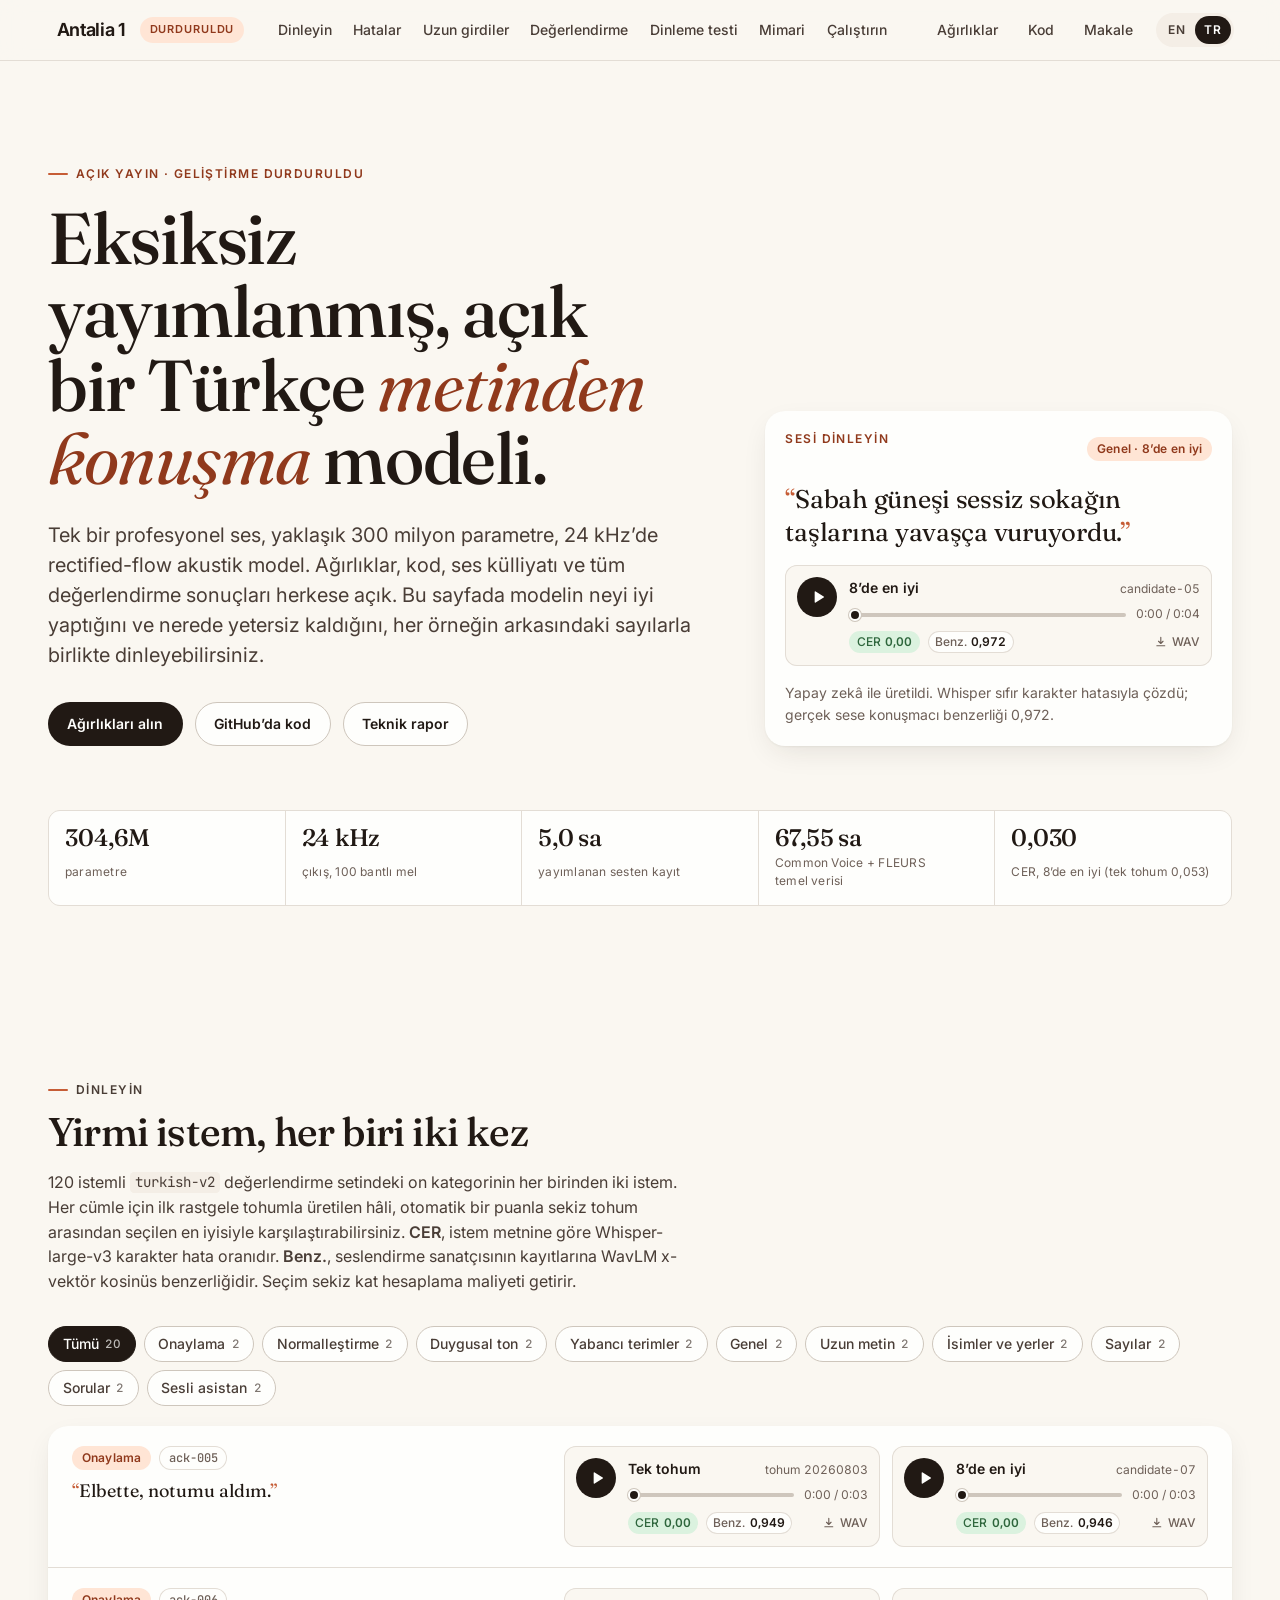
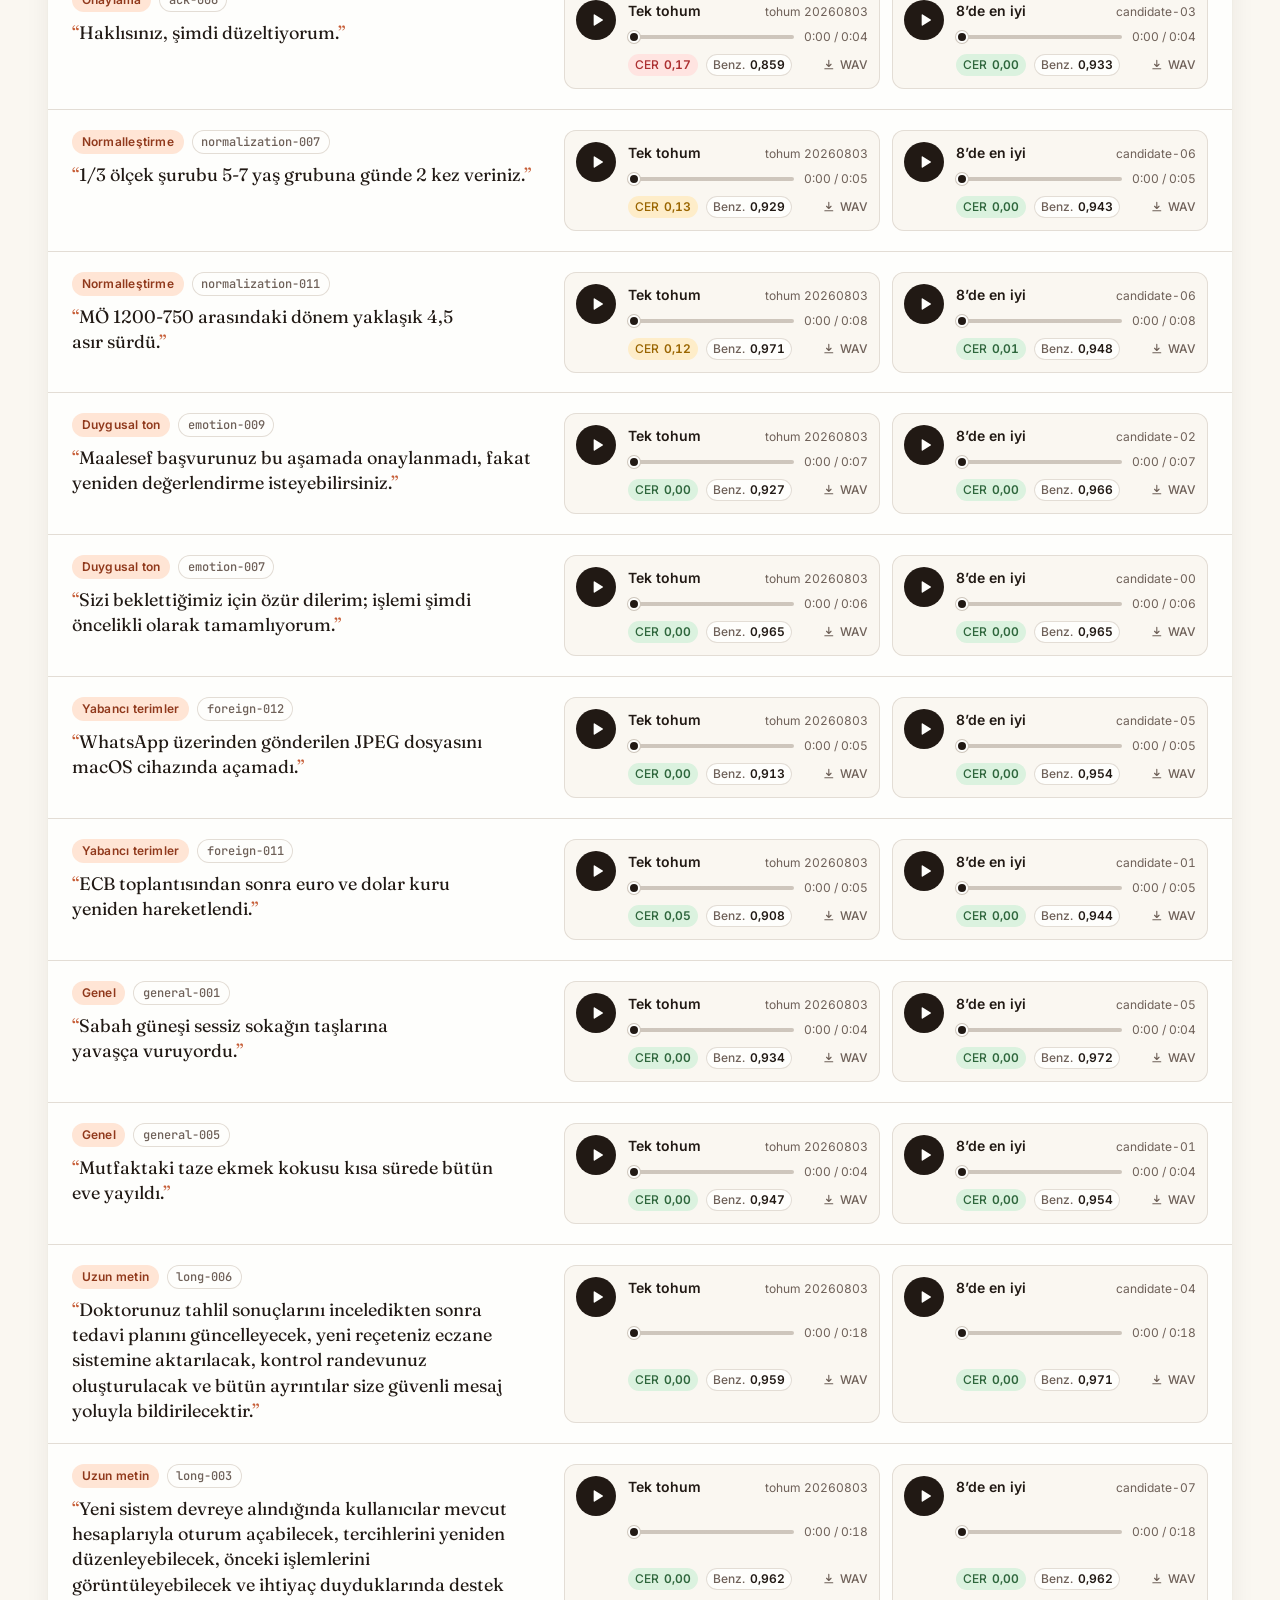
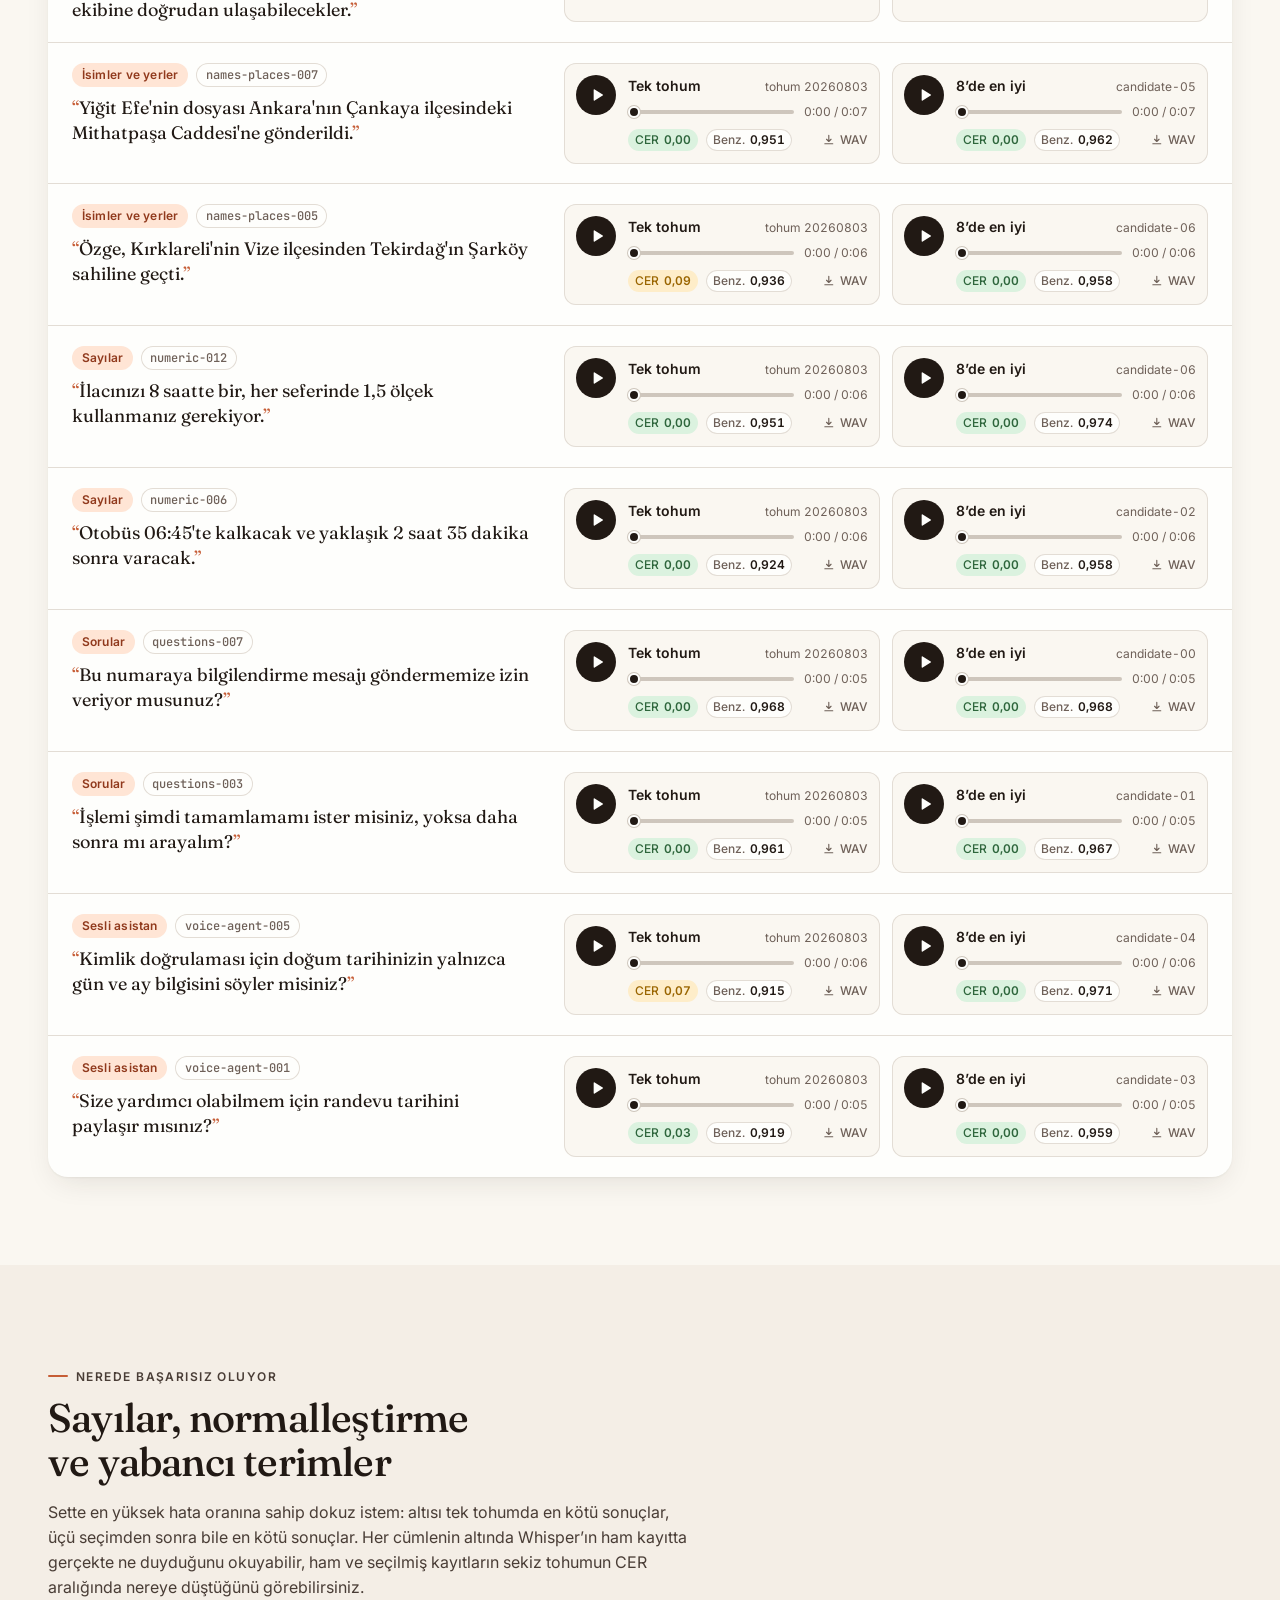
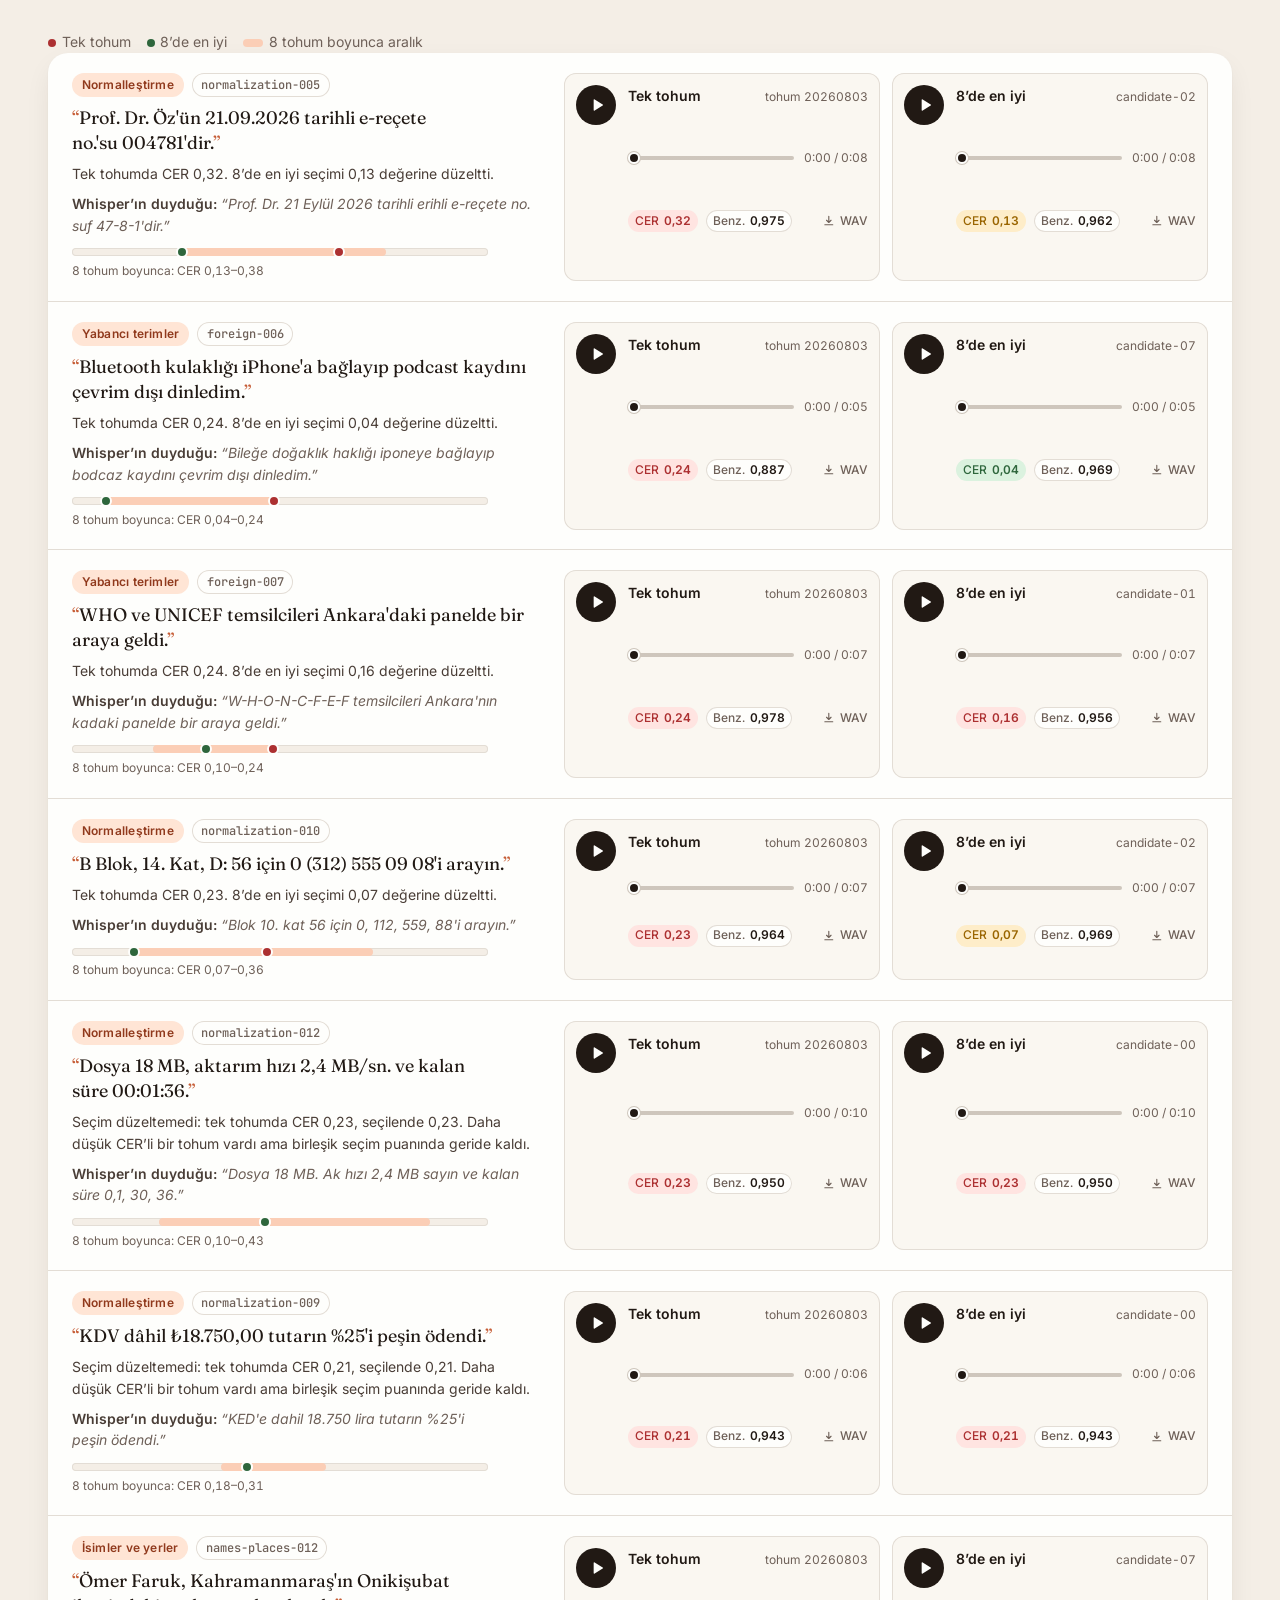
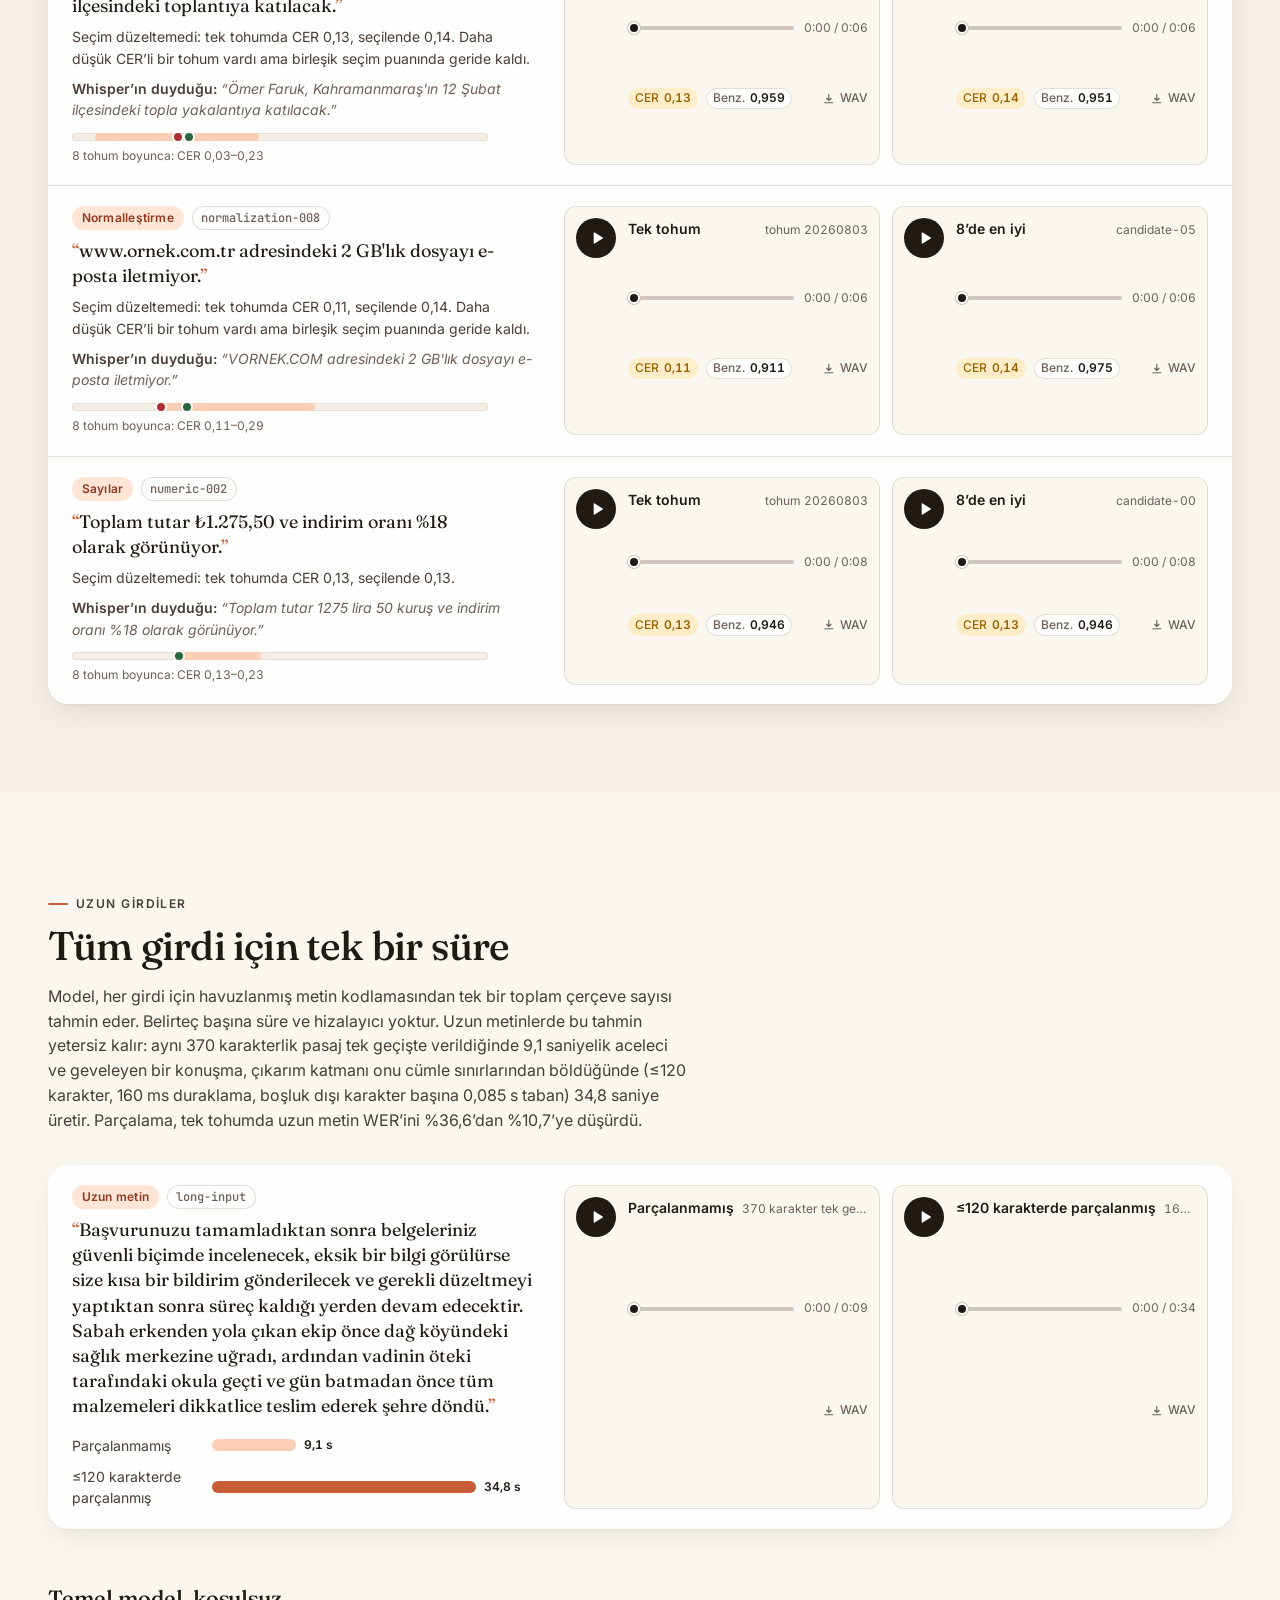
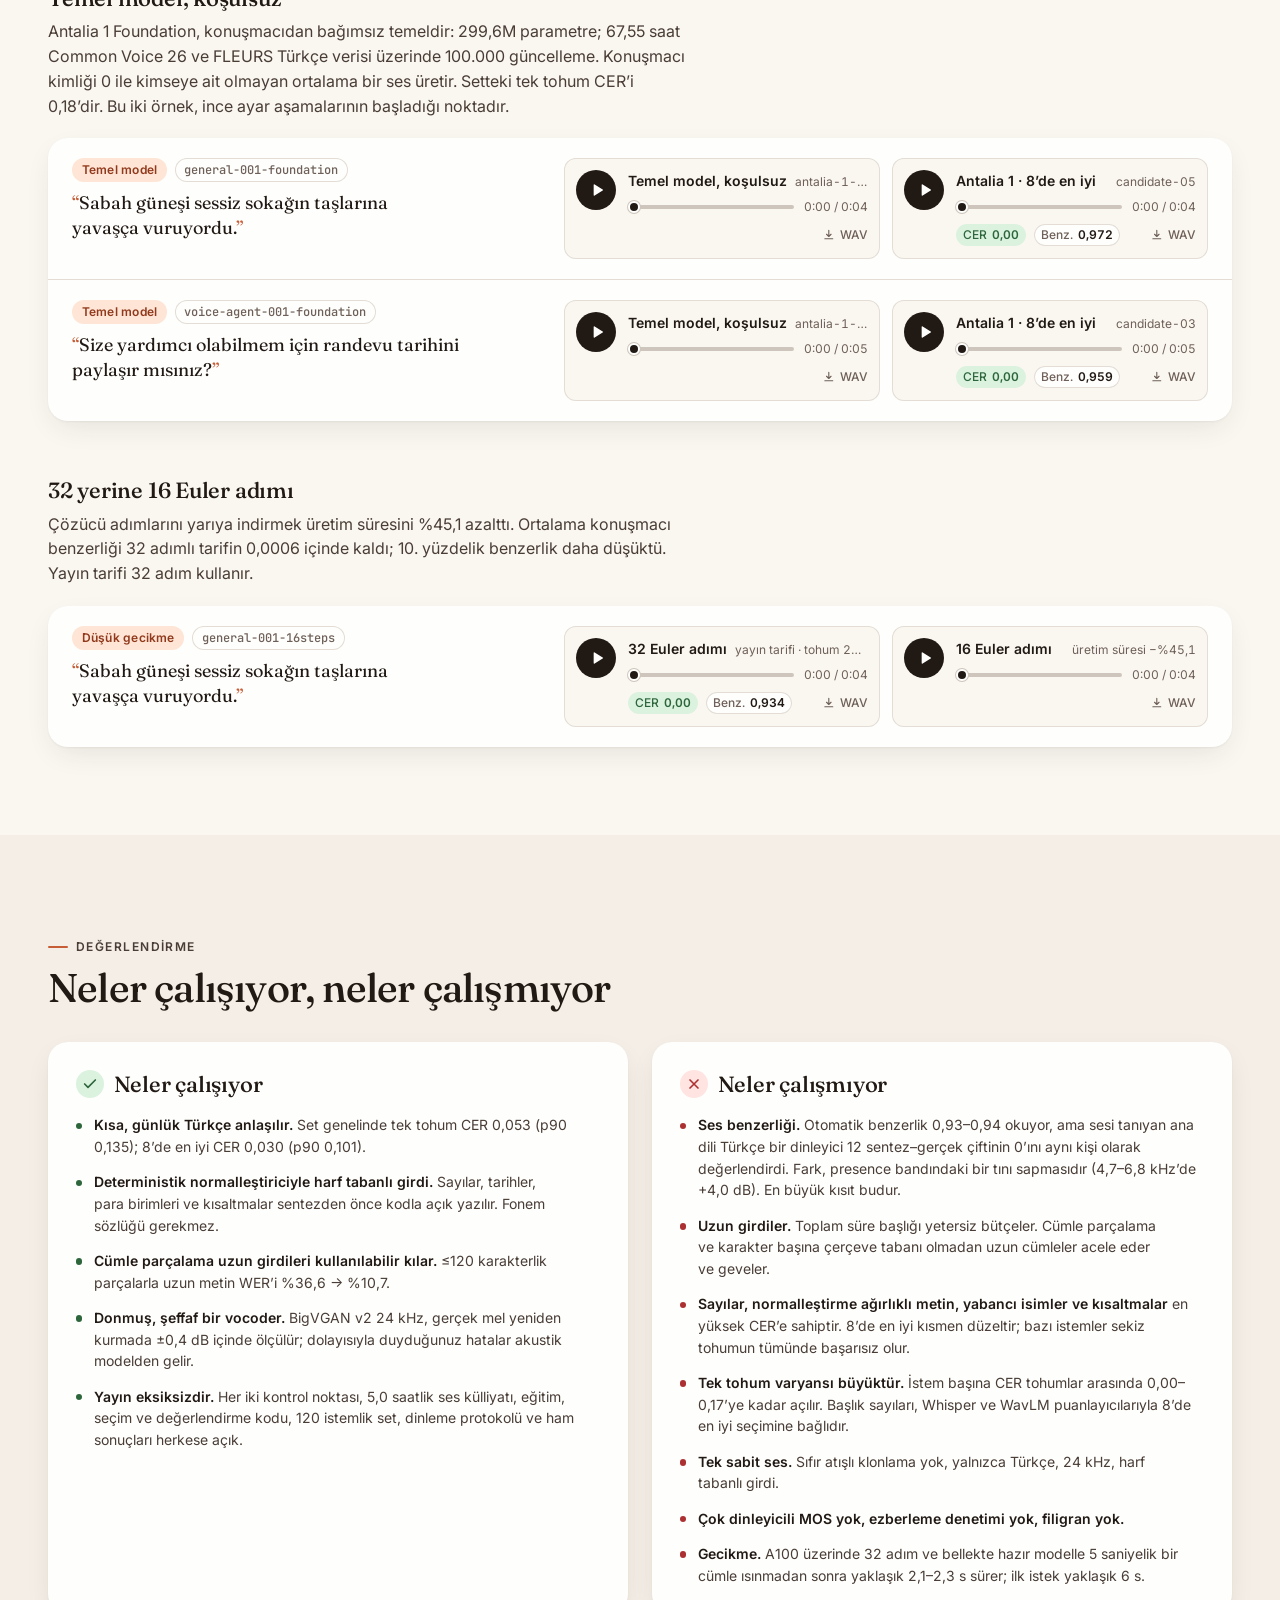
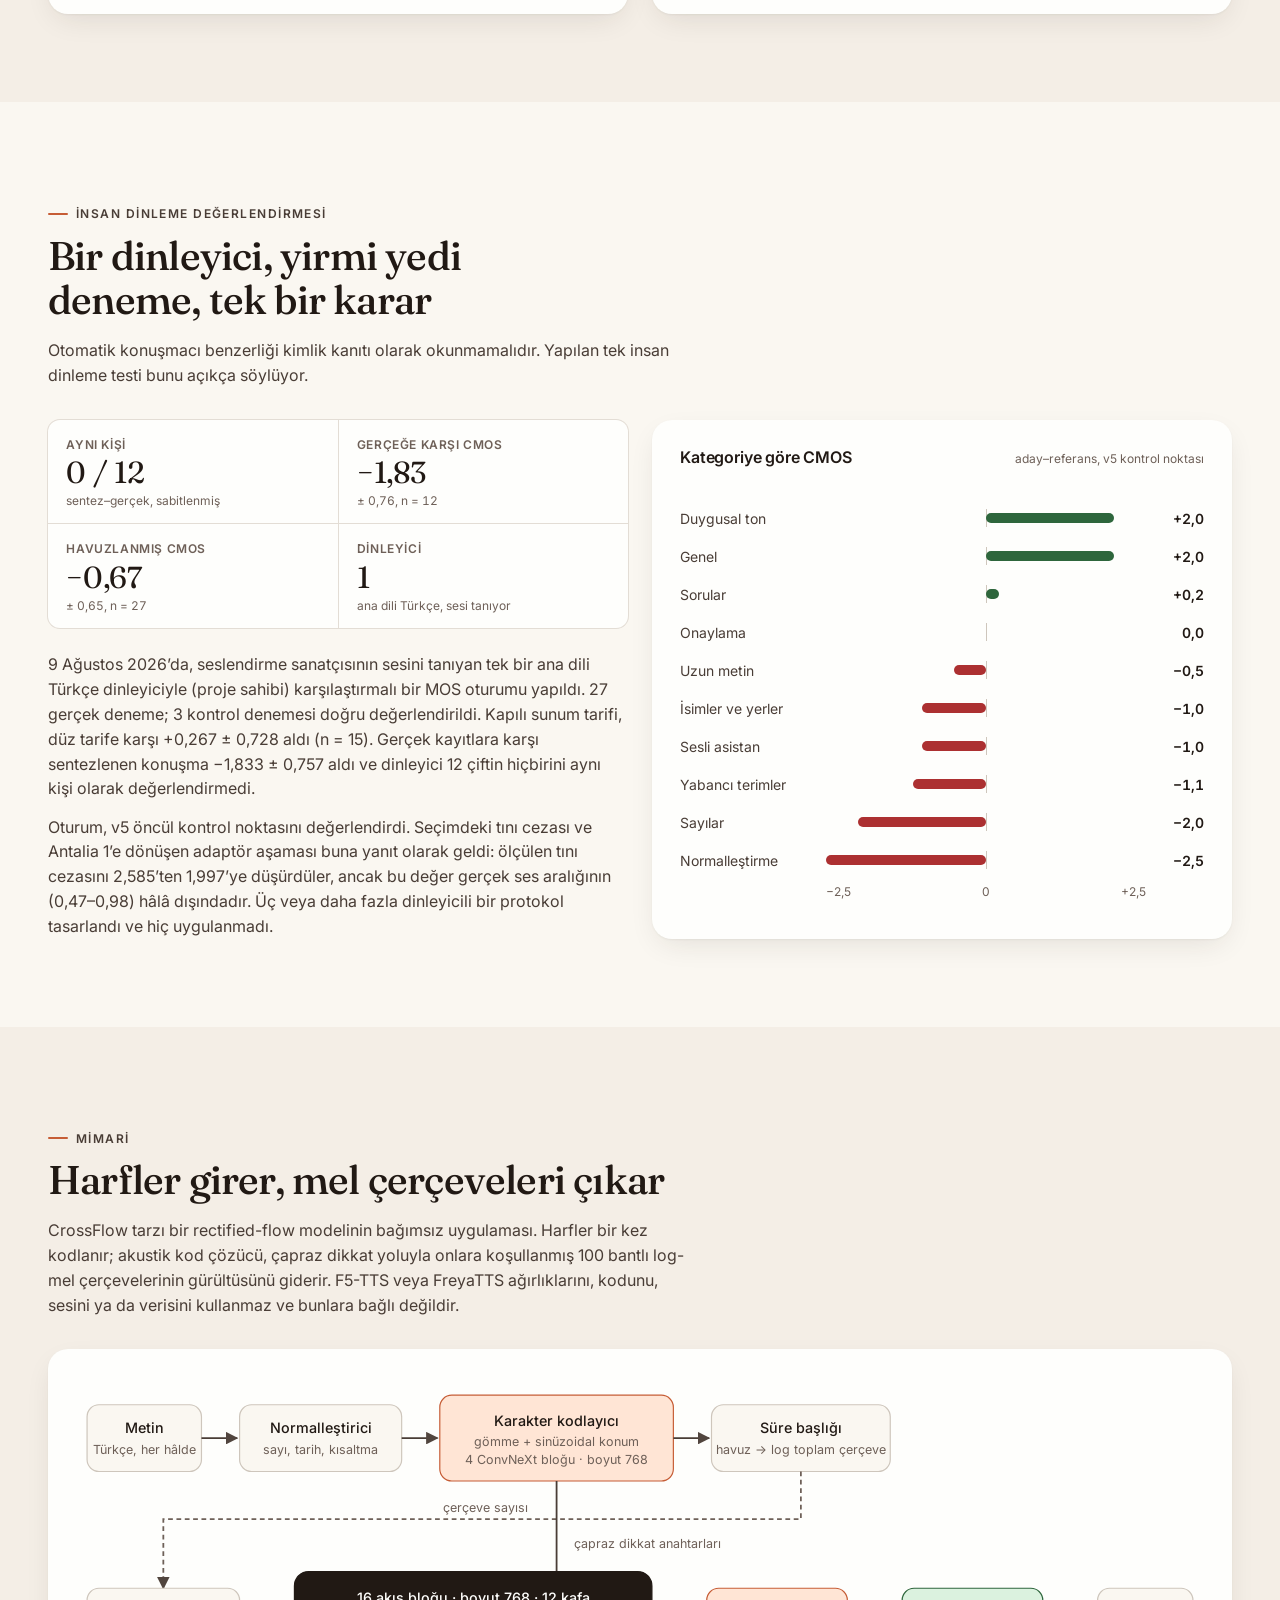
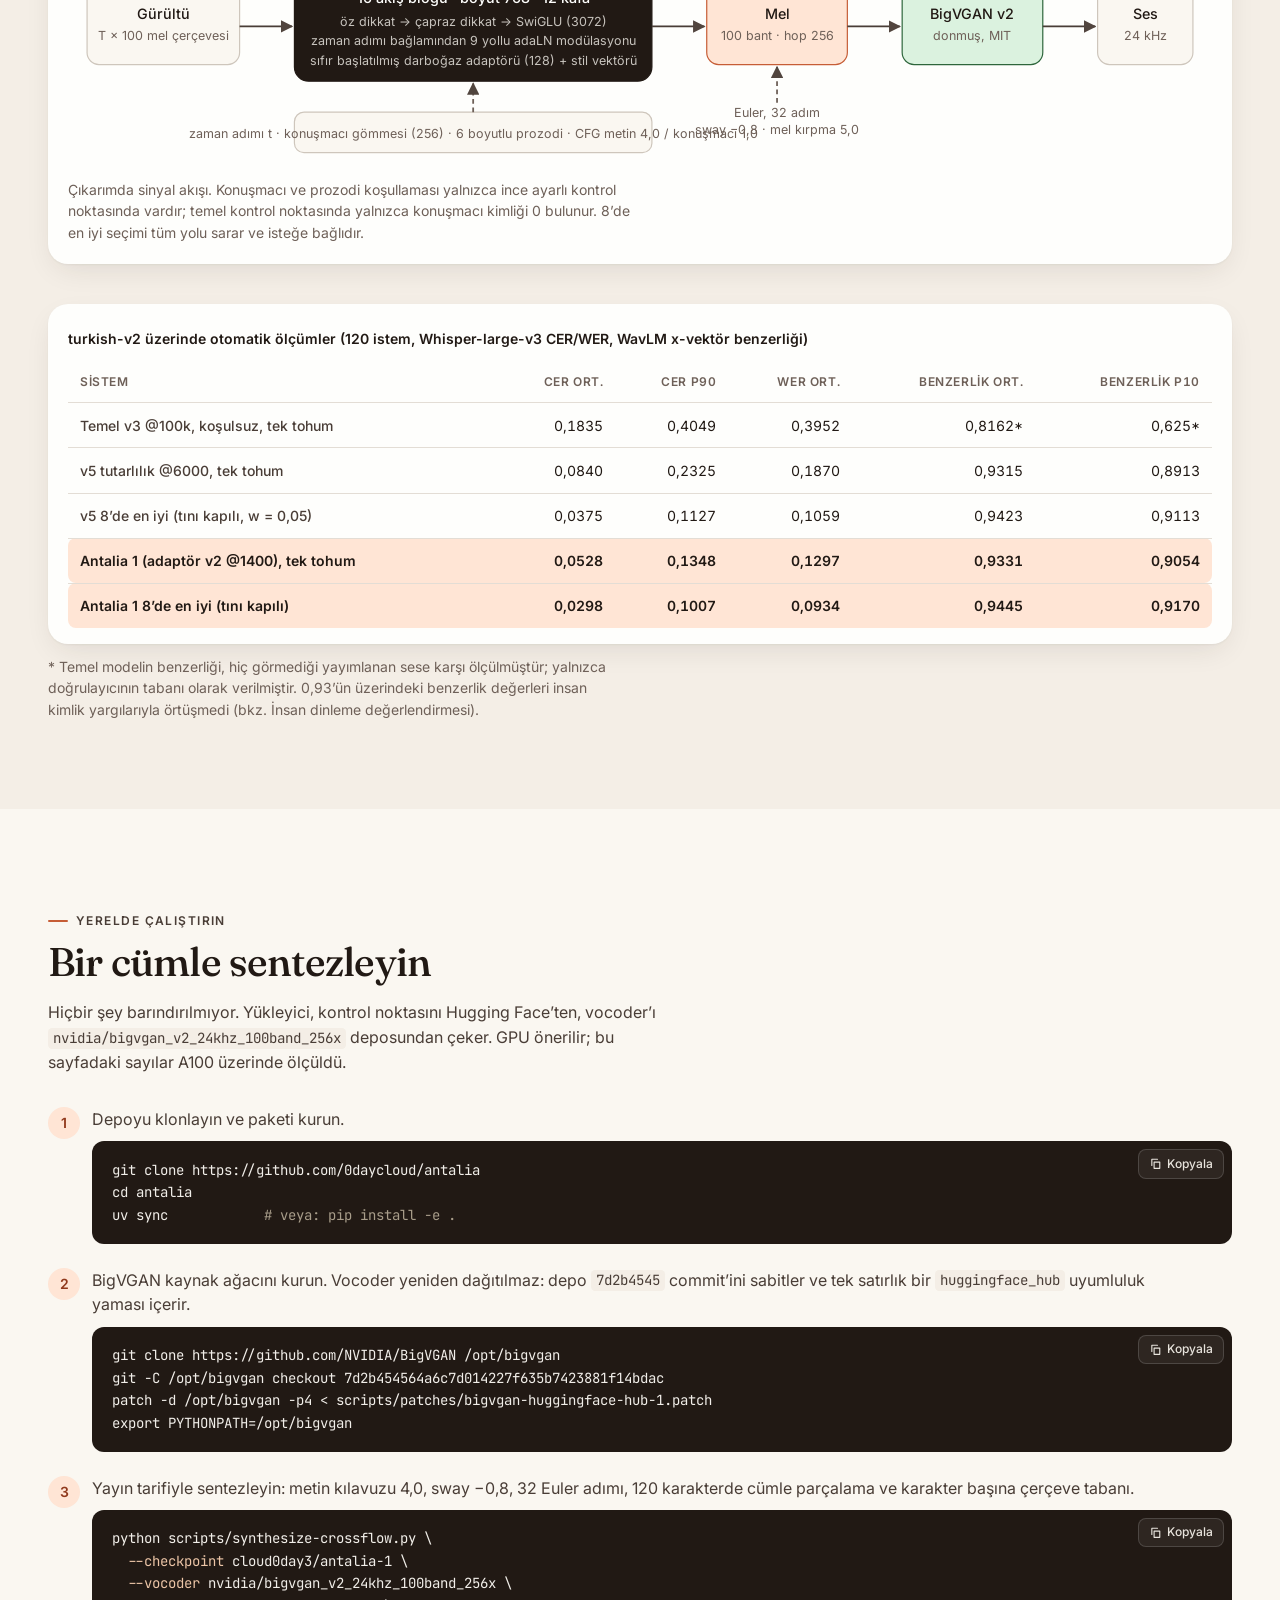
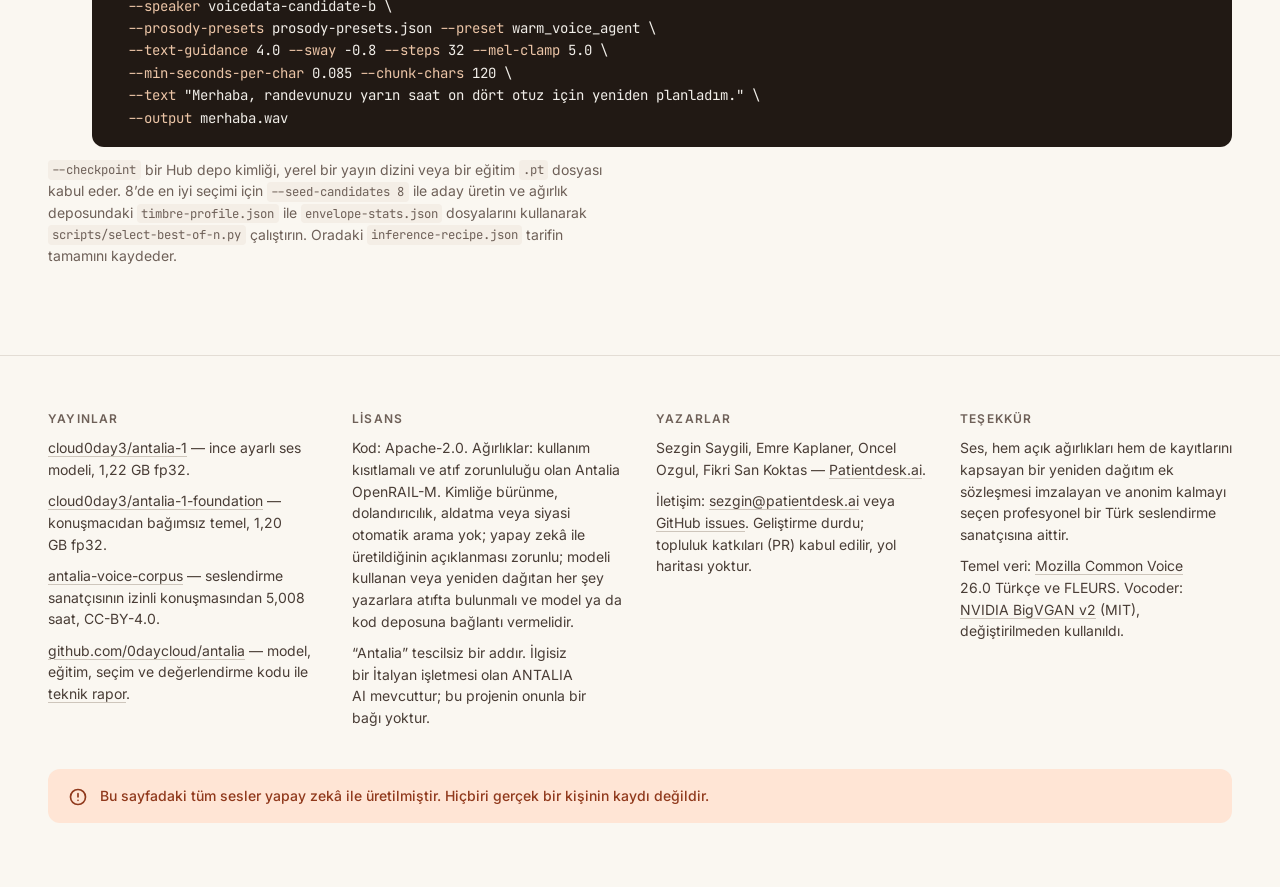
<file: site/tr/index.html>
<!doctype html>
<html lang="tr">
<head>
  <meta charset="utf-8">
  <meta name="viewport" content="width=device-width, initial-scale=1">
  <meta name="color-scheme" content="light">
  <meta name="theme-color" content="#f7f4ef">
  <title>Antalia 1 — açık bir Türkçe metinden konuşma modeli</title>
  <meta name="description" content="Antalia 1, tek sesli, açık bir Türkçe metinden konuşma modelidir (~300M parametre, rectified flow, 24 kHz). Geliştirme durduruldu; ağırlıklar, kod, ses külliyatı ve değerlendirme eksiksiz yayımlandı. Örnekleri, her birinin arkasındaki sayılarla dinleyin.">
  <link rel="alternate" hreflang="en" href="../">
  <link rel="alternate" hreflang="tr" href="./">
  <link rel="icon" href="data:image/svg+xml,%3Csvg xmlns='http://www.w3.org/2000/svg' viewBox='0 0 40 40'%3E%3Crect x='4' y='15' width='4' height='10' rx='2' fill='%23b0603f'/%3E%3Crect x='12' y='9' width='4' height='22' rx='2' fill='%23b0603f'/%3E%3Crect x='20' y='4' width='4' height='32' rx='2' fill='%23b0603f'/%3E%3Crect x='28' y='11' width='4' height='18' rx='2' fill='%23b0603f'/%3E%3C/svg%3E">
  <link rel="preconnect" href="https://fonts.googleapis.com">
  <link rel="preconnect" href="https://fonts.gstatic.com" crossorigin>
  <link rel="stylesheet" href="https://fonts.googleapis.com/css2?family=Fraunces:ital,opsz,wght@0,9..144,400;0,9..144,500;1,9..144,400&family=Inter:wght@400;500;600&family=JetBrains+Mono:wght@400;500&display=swap">
  <link rel="stylesheet" href="../styles.css">
</head>
<body>
  <a class="skip-link" href="#main">İçeriğe geç</a>

  <header class="site-header">
    <div class="shell header-inner">
      <a class="brand" href="./" aria-label="Antalia 1, ana sayfa">
        <svg viewBox="0 0 40 40" fill="none" aria-hidden="true">
          <rect x="4" y="15" width="4" height="10" rx="2" fill="currentColor"/>
          <rect x="12" y="9" width="4" height="22" rx="2" fill="currentColor"/>
          <rect x="20" y="4" width="4" height="32" rx="2" fill="currentColor"/>
          <rect x="28" y="11" width="4" height="18" rx="2" fill="currentColor"/>
        </svg>
        <span>Antalia 1</span>
        <span class="brand-status">Durduruldu</span>
      </a>
      <nav class="page-nav" aria-label="Bu sayfada">
        <a href="#listen">Dinleyin</a>
        <a href="#failures">Hatalar</a>
        <a href="#long-inputs">Uzun girdiler</a>
        <a href="#assessment">Değerlendirme</a>
        <a href="#listening">Dinleme testi</a>
        <a href="#architecture">Mimari</a>
        <a href="#run">Çalıştırın</a>
      </nav>
      <nav class="site-nav" aria-label="Proje bağlantıları">
        <a href="https://huggingface.co/cloud0day3/antalia-1"><svg viewBox="0 0 24 24" fill="none" stroke="currentColor" stroke-width="1.75" stroke-linecap="round" stroke-linejoin="round" aria-hidden="true"><path d="M12 3v12m0 0 4-4m-4 4-4-4M4 17v2a2 2 0 0 0 2 2h12a2 2 0 0 0 2-2v-2"/></svg><span>Ağırlıklar</span></a>
        <a href="https://github.com/0daycloud/antalia"><svg viewBox="0 0 24 24" fill="none" stroke="currentColor" stroke-width="1.75" stroke-linecap="round" stroke-linejoin="round" aria-hidden="true"><path d="m8 8-4 4 4 4m8-8 4 4-4 4m-2-12-4 16"/></svg><span>Kod</span></a>
        <a href="https://github.com/0daycloud/antalia/blob/main/paper/main.pdf"><svg viewBox="0 0 24 24" fill="none" stroke="currentColor" stroke-width="1.75" stroke-linecap="round" stroke-linejoin="round" aria-hidden="true"><path d="M6 3h8l4 4v14H6zM14 3v4h4M9 12h6M9 16h6"/></svg><span>Makale</span></a>
        <div class="lang-switch" aria-label="Dil">
          <a href="../" lang="en" hreflang="en" aria-label="English">EN</a>
          <span aria-current="page" lang="tr">TR</span>
        </div>
      </nav>
    </div>
  </header>

  <main id="main" data-gallery="../gallery.json" data-audio-base="../audio/" data-lang="tr">

    <section class="hero" aria-labelledby="hero-title">
      <div class="shell">
        <div class="hero-grid">
          <div>
            <p class="eyebrow">Açık yayın · geliştirme durduruldu</p>
            <h1 id="hero-title">Eksiksiz yayımlanmış, açık bir Türkçe <em>metinden konuşma</em> modeli.</h1>
            <p class="lede">Tek bir profesyonel ses, yaklaşık 300 milyon parametre, 24 kHz’de rectified-flow akustik model. Ağırlıklar, kod, ses külliyatı ve tüm değerlendirme sonuçları herkese açık. Bu sayfada modelin neyi iyi yaptığını ve nerede yetersiz kaldığını, her örneğin arkasındaki sayılarla birlikte dinleyebilirsiniz.</p>
            <div class="button-row">
              <a class="button button--primary" href="https://huggingface.co/cloud0day3/antalia-1">Ağırlıkları alın</a>
              <a class="button button--ghost" href="https://github.com/0daycloud/antalia">GitHub’da kod</a>
              <a class="button button--ghost" href="https://github.com/0daycloud/antalia/blob/main/paper/main.pdf">Teknik rapor</a>
            </div>
          </div>
          <div class="feature" id="feature" data-feature="general-001" aria-labelledby="feature-title">
            <div class="feature-head">
              <p class="eyebrow" id="feature-title">Sesi dinleyin</p>
              <span class="tag">Genel · 8’de en iyi</span>
            </div>
            <p class="feature-sentence" data-feature-text>Sabah güneşi sessiz sokağın taşlarına yavaşça vuruyordu.</p>
            <div data-feature-take></div>
            <p class="feature-foot">Yapay zekâ ile üretildi. Whisper sıfır karakter hatasıyla çözdü; gerçek sese konuşmacı benzerliği 0,972.</p>
          </div>
        </div>
        <ul class="hero-facts" aria-label="Temel bilgiler">
          <li><strong>304,6M</strong><span>parametre</span></li>
          <li><strong>24 kHz</strong><span>çıkış, 100 bantlı mel</span></li>
          <li><strong>5,0 sa</strong><span>yayımlanan sesten kayıt</span></li>
          <li><strong>67,55 sa</strong><span>Common Voice + FLEURS temel verisi</span></li>
          <li><strong>0,030</strong><span>CER, 8’de en iyi (tek tohum 0,053)</span></li>
        </ul>
      </div>
    </section>

    <section class="section" id="listen" aria-labelledby="listen-title">
      <div class="shell">
        <div class="section-head">
          <p class="eyebrow">Dinleyin</p>
          <h2 id="listen-title">Yirmi istem, her biri iki kez</h2>
          <p>120 istemli <code>turkish-v2</code> değerlendirme setindeki on kategorinin her birinden iki istem. Her cümle için ilk rastgele tohumla üretilen hâli, otomatik bir puanla sekiz tohum arasından seçilen en iyisiyle karşılaştırabilirsiniz. <strong>CER</strong>, istem metnine göre Whisper-large-v3 karakter hata oranıdır. <strong>Benz.</strong>, seslendirme sanatçısının kayıtlarına WavLM x-vektör kosinüs benzerliğidir. Seçim sekiz kat hesaplama maliyeti getirir.</p>
        </div>
        <div class="filters" id="showcase-filters" role="group" aria-label="Kategoriye göre süz"></div>
        <div class="sample-list" id="showcase-list" data-gallery-container></div>
      </div>
    </section>

    <section class="section section--tint" id="failures" aria-labelledby="failures-title">
      <div class="shell">
        <div class="section-head">
          <p class="eyebrow">Nerede başarısız oluyor</p>
          <h2 id="failures-title">Sayılar, normalleştirme ve yabancı terimler</h2>
          <p>Sette en yüksek hata oranına sahip dokuz istem: altısı tek tohumda en kötü sonuçlar, üçü seçimden sonra bile en kötü sonuçlar. Her cümlenin altında Whisper’ın ham kayıtta gerçekte ne duyduğunu okuyabilir, ham ve seçilmiş kayıtların sekiz tohumun CER aralığında nereye düştüğünü görebilirsiniz.</p>
        </div>
        <p class="cer-legend table-note"><span><i style="background: var(--bad)"></i>Tek tohum</span><span><i style="background: var(--good)"></i>8’de en iyi</span><span><i style="background: var(--accent-soft-2); width: 1.25rem; border-radius: 4px"></i>8 tohum boyunca aralık</span></p>
        <div class="sample-list" id="failures-list" data-gallery-container></div>
      </div>
    </section>

    <section class="section" id="long-inputs" aria-labelledby="long-title">
      <div class="shell">
        <div class="section-head">
          <p class="eyebrow">Uzun girdiler</p>
          <h2 id="long-title">Tüm girdi için tek bir süre</h2>
          <p>Model, her girdi için havuzlanmış metin kodlamasından tek bir toplam çerçeve sayısı tahmin eder. Belirteç başına süre ve hizalayıcı yoktur. Uzun metinlerde bu tahmin yetersiz kalır: aynı 370 karakterlik pasaj tek geçişte verildiğinde 9,1 saniyelik aceleci ve geveleyen bir konuşma, çıkarım katmanı onu cümle sınırlarından böldüğünde (≤120 karakter, 160 ms duraklama, boşluk dışı karakter başına 0,085 s taban) 34,8 saniye üretir. Parçalama, tek tohumda uzun metin WER’ini %36,6’dan %10,7’ye düşürdü.</p>
        </div>
        <div class="sample-list" id="long-list" data-gallery-container></div>

        <div class="subsection" id="foundation">
          <h3>Temel model, koşulsuz</h3>
          <p>Antalia 1 Foundation, konuşmacıdan bağımsız temeldir: 299,6M parametre; 67,55 saat Common Voice 26 ve FLEURS Türkçe verisi üzerinde 100.000 güncelleme. Konuşmacı kimliği 0 ile kimseye ait olmayan ortalama bir ses üretir. Setteki tek tohum CER’i 0,18’dir. Bu iki örnek, ince ayar aşamalarının başladığı noktadır.</p>
          <div class="sample-list" id="foundation-list" data-gallery-container></div>
        </div>

        <div class="subsection" id="steps">
          <h3>32 yerine 16 Euler adımı</h3>
          <p>Çözücü adımlarını yarıya indirmek üretim süresini %45,1 azalttı. Ortalama konuşmacı benzerliği 32 adımlı tarifin 0,0006 içinde kaldı; 10. yüzdelik benzerlik daha düşüktü. Yayın tarifi 32 adım kullanır.</p>
          <div class="sample-list" id="steps-list" data-gallery-container></div>
        </div>
      </div>
    </section>

    <section class="section section--tint" id="assessment" aria-labelledby="assessment-title">
      <div class="shell">
        <div class="section-head">
          <p class="eyebrow">Değerlendirme</p>
          <h2 id="assessment-title">Neler çalışıyor, neler çalışmıyor</h2>
        </div>
        <div class="columns">
          <div class="panel">
            <h3><span class="icon icon--good"><svg viewBox="0 0 24 24" fill="none" stroke="currentColor" stroke-width="2.5" stroke-linecap="round" stroke-linejoin="round" aria-hidden="true"><path d="M20 6 9 17l-5-5"/></svg></span>Neler çalışıyor</h3>
            <ul class="fact-list fact-list--good">
              <li><strong>Kısa, günlük Türkçe anlaşılır.</strong> Set genelinde tek tohum CER 0,053 (p90 0,135); 8’de en iyi CER 0,030 (p90 0,101).</li>
              <li><strong>Deterministik normalleştiriciyle harf tabanlı girdi.</strong> Sayılar, tarihler, para birimleri ve kısaltmalar sentezden önce kodla açık yazılır. Fonem sözlüğü gerekmez.</li>
              <li><strong>Cümle parçalama uzun girdileri kullanılabilir kılar.</strong> ≤120 karakterlik parçalarla uzun metin WER’i %36,6 → %10,7.</li>
              <li><strong>Donmuş, şeffaf bir vocoder.</strong> BigVGAN v2 24 kHz, gerçek mel yeniden kurmada ±0,4 dB içinde ölçülür; dolayısıyla duyduğunuz hatalar akustik modelden gelir.</li>
              <li><strong>Yayın eksiksizdir.</strong> Her iki kontrol noktası, 5,0 saatlik ses külliyatı, eğitim, seçim ve değerlendirme kodu, 120 istemlik set, dinleme protokolü ve ham sonuçları herkese açık.</li>
            </ul>
          </div>
          <div class="panel">
            <h3><span class="icon icon--bad"><svg viewBox="0 0 24 24" fill="none" stroke="currentColor" stroke-width="2.5" stroke-linecap="round" stroke-linejoin="round" aria-hidden="true"><path d="M18 6 6 18M6 6l12 12"/></svg></span>Neler çalışmıyor</h3>
            <ul class="fact-list fact-list--bad">
              <li><strong>Ses benzerliği.</strong> Otomatik benzerlik 0,93–0,94 okuyor, ama sesi tanıyan ana dili Türkçe bir dinleyici 12 sentez–gerçek çiftinin 0’ını aynı kişi olarak değerlendirdi. Fark, presence bandındaki bir tını sapmasıdır (4,7–6,8 kHz’de +4,0 dB). En büyük kısıt budur.</li>
              <li><strong>Uzun girdiler.</strong> Toplam süre başlığı yetersiz bütçeler. Cümle parçalama ve karakter başına çerçeve tabanı olmadan uzun cümleler acele eder ve geveler.</li>
              <li><strong>Sayılar, normalleştirme ağırlıklı metin, yabancı isimler ve kısaltmalar</strong> en yüksek CER’e sahiptir. 8’de en iyi kısmen düzeltir; bazı istemler sekiz tohumun tümünde başarısız olur.</li>
              <li><strong>Tek tohum varyansı büyüktür.</strong> İstem başına CER tohumlar arasında 0,00–0,17’ye kadar açılır. Başlık sayıları, Whisper ve WavLM puanlayıcılarıyla 8’de en iyi seçimine bağlıdır.</li>
              <li><strong>Tek sabit ses.</strong> Sıfır atışlı klonlama yok, yalnızca Türkçe, 24 kHz, harf tabanlı girdi.</li>
              <li><strong>Çok dinleyicili MOS yok, ezberleme denetimi yok, filigran yok.</strong></li>
              <li><strong>Gecikme.</strong> A100 üzerinde 32 adım ve bellekte hazır modelle 5 saniyelik bir cümle ısınmadan sonra yaklaşık 2,1–2,3 s sürer; ilk istek yaklaşık 6 s.</li>
            </ul>
          </div>
        </div>
      </div>
    </section>

    <section class="section" id="listening" aria-labelledby="listening-title">
      <div class="shell">
        <div class="section-head">
          <p class="eyebrow">İnsan dinleme değerlendirmesi</p>
          <h2 id="listening-title">Bir dinleyici, yirmi yedi deneme, tek bir karar</h2>
          <p>Otomatik konuşmacı benzerliği kimlik kanıtı olarak okunmamalıdır. Yapılan tek insan dinleme testi bunu açıkça söylüyor.</p>
        </div>
        <div class="listening-grid">
          <div>
            <dl class="stat-grid">
              <div class="stat"><dt>Aynı kişi</dt><dd>0 / 12<small>sentez–gerçek, sabitlenmiş</small></dd></div>
              <div class="stat"><dt>Gerçeğe karşı CMOS</dt><dd>−1,83<small>± 0,76, n = 12</small></dd></div>
              <div class="stat"><dt>Havuzlanmış CMOS</dt><dd>−0,67<small>± 0,65, n = 27</small></dd></div>
              <div class="stat"><dt>Dinleyici</dt><dd>1<small>ana dili Türkçe, sesi tanıyor</small></dd></div>
            </dl>
            <div class="prose">
              <p>9 Ağustos 2026’da, seslendirme sanatçısının sesini tanıyan tek bir ana dili Türkçe dinleyiciyle (proje sahibi) karşılaştırmalı bir MOS oturumu yapıldı. 27 gerçek deneme; 3 kontrol denemesi doğru değerlendirildi. Kapılı sunum tarifi, düz tarife karşı +0,267 ± 0,728 aldı (n = 15). Gerçek kayıtlara karşı sentezlenen konuşma −1,833 ± 0,757 aldı ve dinleyici 12 çiftin hiçbirini aynı kişi olarak değerlendirmedi.</p>
              <p>Oturum, v5 öncül kontrol noktasını değerlendirdi. Seçimdeki tını cezası ve Antalia 1’e dönüşen adaptör aşaması buna yanıt olarak geldi: ölçülen tını cezasını 2,585’ten 1,997’ye düşürdüler, ancak bu değer gerçek ses aralığının (0,47–0,98) hâlâ dışındadır. Üç veya daha fazla dinleyicili bir protokol tasarlandı ve hiç uygulanmadı.</p>
            </div>
          </div>
          <div class="panel cmos" aria-labelledby="cmos-title">
            <div class="cmos-head">
              <h3 id="cmos-title">Kategoriye göre CMOS</h3>
              <small>aday–referans, v5 kontrol noktası</small>
            </div>
            <div class="cmos-row"><span>Duygusal ton</span><div class="cmos-track"><div class="cmos-bar cmos-bar--pos" style="--v: 2.0"></div></div><span>+2,0</span></div>
            <div class="cmos-row"><span>Genel</span><div class="cmos-track"><div class="cmos-bar cmos-bar--pos" style="--v: 2.0"></div></div><span>+2,0</span></div>
            <div class="cmos-row"><span>Sorular</span><div class="cmos-track"><div class="cmos-bar cmos-bar--pos" style="--v: 0.2"></div></div><span>+0,2</span></div>
            <div class="cmos-row"><span>Onaylama</span><div class="cmos-track"><div class="cmos-bar cmos-bar--pos" style="--v: 0"></div></div><span>0,0</span></div>
            <div class="cmos-row"><span>Uzun metin</span><div class="cmos-track"><div class="cmos-bar cmos-bar--neg" style="--v: 0.5"></div></div><span>−0,5</span></div>
            <div class="cmos-row"><span>İsimler ve yerler</span><div class="cmos-track"><div class="cmos-bar cmos-bar--neg" style="--v: 1.0"></div></div><span>−1,0</span></div>
            <div class="cmos-row"><span>Sesli asistan</span><div class="cmos-track"><div class="cmos-bar cmos-bar--neg" style="--v: 1.0"></div></div><span>−1,0</span></div>
            <div class="cmos-row"><span>Yabancı terimler</span><div class="cmos-track"><div class="cmos-bar cmos-bar--neg" style="--v: 1.14"></div></div><span>−1,1</span></div>
            <div class="cmos-row"><span>Sayılar</span><div class="cmos-track"><div class="cmos-bar cmos-bar--neg" style="--v: 2.0"></div></div><span>−2,0</span></div>
            <div class="cmos-row"><span>Normalleştirme</span><div class="cmos-track"><div class="cmos-bar cmos-bar--neg" style="--v: 2.5"></div></div><span>−2,5</span></div>
            <div class="cmos-axis"><span></span><div><span>−2,5</span><span>0</span><span>+2,5</span></div><span></span></div>
          </div>
        </div>
      </div>
    </section>

    <section class="section section--tint" id="architecture" aria-labelledby="arch-title">
      <div class="shell">
        <div class="section-head">
          <p class="eyebrow">Mimari</p>
          <h2 id="arch-title">Harfler girer, mel çerçeveleri çıkar</h2>
          <p>CrossFlow tarzı bir rectified-flow modelinin bağımsız uygulaması. Harfler bir kez kodlanır; akustik kod çözücü, çapraz dikkat yoluyla onlara koşullanmış 100 bantlı log-mel çerçevelerinin gürültüsünü giderir. F5-TTS veya FreyaTTS ağırlıklarını, kodunu, sesini ya da verisini kullanmaz ve bunlara bağlı değildir.</p>
        </div>

        <figure class="diagram" aria-labelledby="diagram-caption">
          <svg viewBox="0 0 960 330" role="img" aria-labelledby="diagram-title diagram-desc">
            <title id="diagram-title">Antalia 1 sinyal akışı</title>
            <desc id="diagram-desc">Metin, Türkçe normalleştiriciden geçip dört ConvNeXt bloklu karakter kodlayıcıya girer. Kodlayıcı, toplam çerçeve sayısını tahmin eden süre başlığını besler ve 16 akış bloğuna çapraz dikkat anahtarları sağlar. Gürültü çerçeveleri ile metin koşullaması, her biri öz dikkat, çapraz dikkat, SwiGLU ileri besleme, zaman adımı ve konuşmacı bağlamından adaLN modülasyonu ve artık adaptör içeren akış bloklarından geçer. Çıktı, BigVGAN v2 tarafından 24 kHz dalga biçimine dönüştürülen 100 bantlı bir mel spektrogramdır.</desc>
            <defs>
              <marker id="arrowhead" viewBox="0 0 10 10" refX="9" refY="5" markerWidth="7" markerHeight="7" orient="auto-start-reverse">
                <path d="M0 0 10 5 0 10z" style="fill: oklch(0.4 0.02 52)"/>
              </marker>
            </defs>

            <rect class="box" x="16" y="30" width="96" height="56" rx="10"/>
            <text x="64" y="54" text-anchor="middle">Metin</text>
            <text x="64" y="71" text-anchor="middle" class="small">Türkçe, her hâlde</text>

            <path class="arrow" d="M112 58h30"/>

            <rect class="box" x="144" y="30" width="136" height="56" rx="10"/>
            <text x="212" y="54" text-anchor="middle">Normalleştirici</text>
            <text x="212" y="71" text-anchor="middle" class="small">sayı, tarih, kısaltma</text>

            <path class="arrow" d="M280 58h30"/>

            <rect class="box box--accent" x="312" y="22" width="196" height="72" rx="10"/>
            <text x="410" y="48" text-anchor="middle">Karakter kodlayıcı</text>
            <text x="410" y="65" text-anchor="middle" class="small">gömme + sinüzoidal konum</text>
            <text x="410" y="80" text-anchor="middle" class="small">4 ConvNeXt bloğu · boyut 768</text>

            <path class="arrow" d="M508 58h30"/>

            <rect class="box" x="540" y="30" width="150" height="56" rx="10"/>
            <text x="615" y="54" text-anchor="middle">Süre başlığı</text>
            <text x="615" y="71" text-anchor="middle" class="small">havuz → log toplam çerçeve</text>

            <path class="arrow arrow--dashed" d="M615 86v40H80v58"/>
            <text x="350" y="120" text-anchor="middle" class="small">çerçeve sayısı</text>

            <path class="arrow" d="M410 94v112"/>
            <text x="425" y="150" class="small">çapraz dikkat anahtarları</text>

            <rect class="box" x="16" y="184" width="128" height="64" rx="10"/>
            <text x="80" y="210" text-anchor="middle">Gürültü</text>
            <text x="80" y="227" text-anchor="middle" class="small">T × 100 mel çerçevesi</text>

            <path class="arrow" d="M144 216h44"/>

            <rect class="box box--ink" x="190" y="170" width="300" height="92" rx="12"/>
            <text x="340" y="196" text-anchor="middle" class="on-ink">16 akış bloğu · boyut 768 · 12 kafa</text>
            <text x="340" y="216" text-anchor="middle" class="on-ink small">öz dikkat → çapraz dikkat → SwiGLU (3072)</text>
            <text x="340" y="232" text-anchor="middle" class="on-ink small">zaman adımı bağlamından 9 yollu adaLN modülasyonu</text>
            <text x="340" y="248" text-anchor="middle" class="on-ink small">sıfır başlatılmış darboğaz adaptörü (128) + stil vektörü</text>

            <path class="arrow" d="M490 216h44"/>

            <rect class="box box--accent" x="536" y="184" width="118" height="64" rx="10"/>
            <text x="595" y="210" text-anchor="middle">Mel</text>
            <text x="595" y="227" text-anchor="middle" class="small">100 bant · hop 256</text>

            <path class="arrow" d="M654 216h44"/>

            <rect class="box box--sage" x="700" y="184" width="118" height="64" rx="10"/>
            <text x="759" y="210" text-anchor="middle">BigVGAN v2</text>
            <text x="759" y="227" text-anchor="middle" class="small">donmuş, MIT</text>

            <path class="arrow" d="M818 216h44"/>

            <rect class="box" x="864" y="184" width="80" height="64" rx="10"/>
            <text x="904" y="210" text-anchor="middle">Ses</text>
            <text x="904" y="227" text-anchor="middle" class="small">24 kHz</text>

            <rect class="box" x="190" y="288" width="300" height="34" rx="8"/>
            <text x="340" y="310" text-anchor="middle" class="small">zaman adımı t · konuşmacı gömmesi (256) · 6 boyutlu prozodi · CFG metin 4,0 / konuşmacı 1,0</text>
            <path class="arrow arrow--dashed" d="M340 288v-24"/>

            <text x="595" y="292" text-anchor="middle" class="small">Euler, 32 adım</text>
            <text x="595" y="306" text-anchor="middle" class="small">sway −0,8 · mel kırpma 5,0</text>
            <path class="arrow arrow--dashed" d="M595 280v-30"/>
          </svg>
          <figcaption id="diagram-caption" class="diagram-caption">Çıkarımda sinyal akışı. Konuşmacı ve prozodi koşullaması yalnızca ince ayarlı kontrol noktasında vardır; temel kontrol noktasında yalnızca konuşmacı kimliği 0 bulunur. 8’de en iyi seçimi tüm yolu sarar ve isteğe bağlıdır.</figcaption>
        </figure>

        <div class="table-wrap">
          <table>
            <caption>turkish-v2 üzerinde otomatik ölçümler (120 istem, Whisper-large-v3 CER/WER, WavLM x-vektör benzerliği)</caption>
            <thead>
              <tr>
                <th scope="col">Sistem</th>
                <th scope="col" class="num">CER ort.</th>
                <th scope="col" class="num">CER p90</th>
                <th scope="col" class="num">WER ort.</th>
                <th scope="col" class="num">Benzerlik ort.</th>
                <th scope="col" class="num">Benzerlik p10</th>
              </tr>
            </thead>
            <tbody>
              <tr>
                <th scope="row">Temel v3 @100k, koşulsuz, tek tohum</th>
                <td class="num">0,1835</td><td class="num">0,4049</td><td class="num">0,3952</td><td class="num">0,8162*</td><td class="num">0,625*</td>
              </tr>
              <tr>
                <th scope="row">v5 tutarlılık @6000, tek tohum</th>
                <td class="num">0,0840</td><td class="num">0,2325</td><td class="num">0,1870</td><td class="num">0,9315</td><td class="num">0,8913</td>
              </tr>
              <tr>
                <th scope="row">v5 8’de en iyi (tını kapılı, w = 0,05)</th>
                <td class="num">0,0375</td><td class="num">0,1127</td><td class="num">0,1059</td><td class="num">0,9423</td><td class="num">0,9113</td>
              </tr>
              <tr class="is-release">
                <th scope="row">Antalia 1 (adaptör v2 @1400), tek tohum</th>
                <td class="num">0,0528</td><td class="num">0,1348</td><td class="num">0,1297</td><td class="num">0,9331</td><td class="num">0,9054</td>
              </tr>
              <tr class="is-release">
                <th scope="row">Antalia 1 8’de en iyi (tını kapılı)</th>
                <td class="num">0,0298</td><td class="num">0,1007</td><td class="num">0,0934</td><td class="num">0,9445</td><td class="num">0,9170</td>
              </tr>
            </tbody>
          </table>
        </div>
        <p class="table-note">* Temel modelin benzerliği, hiç görmediği yayımlanan sese karşı ölçülmüştür; yalnızca doğrulayıcının tabanı olarak verilmiştir. 0,93’ün üzerindeki benzerlik değerleri insan kimlik yargılarıyla örtüşmedi (bkz. İnsan dinleme değerlendirmesi).</p>
      </div>
    </section>

    <section class="section" id="run" aria-labelledby="run-title">
      <div class="shell">
        <div class="section-head">
          <p class="eyebrow">Yerelde çalıştırın</p>
          <h2 id="run-title">Bir cümle sentezleyin</h2>
          <p>Hiçbir şey barındırılmıyor. Yükleyici, kontrol noktasını Hugging Face’ten, vocoder’ı <code>nvidia/bigvgan_v2_24khz_100band_256x</code> deposundan çeker. GPU önerilir; bu sayfadaki sayılar A100 üzerinde ölçüldü.</p>
        </div>
        <ol class="run-steps">
          <li>
            <div>
              <p>Depoyu klonlayın ve paketi kurun.</p>
              <div class="code"><pre><code>git clone https://github.com/0daycloud/antalia
cd antalia
uv sync            <span class="cm"># veya: pip install -e .</span></code></pre></div>
            </div>
          </li>
          <li>
            <div>
              <p>BigVGAN kaynak ağacını kurun. Vocoder yeniden dağıtılmaz: depo <code>7d2b4545</code> commit’ini sabitler ve tek satırlık bir <code>huggingface_hub</code> uyumluluk yaması içerir.</p>
              <div class="code"><pre><code>git clone https://github.com/NVIDIA/BigVGAN /opt/bigvgan
git -C /opt/bigvgan checkout 7d2b454564a6c7d014227f635b7423881f14bdac
patch -d /opt/bigvgan -p4 &lt; scripts/patches/bigvgan-huggingface-hub-1.patch
export PYTHONPATH=/opt/bigvgan</code></pre></div>
            </div>
          </li>
          <li>
            <div>
              <p>Yayın tarifiyle sentezleyin: metin kılavuzu 4,0, sway −0,8, 32 Euler adımı, 120 karakterde cümle parçalama ve karakter başına çerçeve tabanı.</p>
              <div class="code"><pre><code>python scripts/synthesize-crossflow.py \
  <span class="fl">--checkpoint</span> cloud0day3/antalia-1 \
  <span class="fl">--vocoder</span> nvidia/bigvgan_v2_24khz_100band_256x \
  <span class="fl">--speaker</span> voicedata-candidate-b \
  <span class="fl">--prosody-presets</span> prosody-presets.json <span class="fl">--preset</span> warm_voice_agent \
  <span class="fl">--text-guidance</span> 4.0 <span class="fl">--sway</span> -0.8 <span class="fl">--steps</span> 32 <span class="fl">--mel-clamp</span> 5.0 \
  <span class="fl">--min-seconds-per-char</span> 0.085 <span class="fl">--chunk-chars</span> 120 \
  <span class="fl">--text</span> "Merhaba, randevunuzu yarın saat on dört otuz için yeniden planladım." \
  <span class="fl">--output</span> merhaba.wav</code></pre></div>
            </div>
          </li>
        </ol>
        <p class="table-note"><code>--checkpoint</code> bir Hub depo kimliği, yerel bir yayın dizini veya bir eğitim <code>.pt</code> dosyası kabul eder. 8’de en iyi seçimi için <code>--seed-candidates 8</code> ile aday üretin ve ağırlık deposundaki <code>timbre-profile.json</code> ile <code>envelope-stats.json</code> dosyalarını kullanarak <code>scripts/select-best-of-n.py</code> çalıştırın. Oradaki <code>inference-recipe.json</code> tarifin tamamını kaydeder.</p>
      </div>
    </section>
  </main>

  <footer class="site-footer">
    <div class="shell">
      <div class="footer-grid">
        <div>
          <h2>Yayınlar</h2>
          <p><a href="https://huggingface.co/cloud0day3/antalia-1">cloud0day3/antalia-1</a> — ince ayarlı ses modeli, 1,22 GB fp32.</p>
          <p><a href="https://huggingface.co/cloud0day3/antalia-1-foundation">cloud0day3/antalia-1-foundation</a> — konuşmacıdan bağımsız temel, 1,20 GB fp32.</p>
          <p><a href="https://huggingface.co/datasets/cloud0day3/antalia-voice-corpus">antalia-voice-corpus</a> — seslendirme sanatçısının izinli konuşmasından 5,008 saat, CC-BY-4.0.</p>
          <p><a href="https://github.com/0daycloud/antalia">github.com/0daycloud/antalia</a> — model, eğitim, seçim ve değerlendirme kodu ile <a href="https://github.com/0daycloud/antalia/blob/main/paper/main.pdf">teknik rapor</a>.</p>
        </div>
        <div>
          <h2>Lisans</h2>
          <p>Kod: Apache-2.0. Ağırlıklar: kullanım kısıtlamalı ve atıf zorunluluğu olan Antalia OpenRAIL-M. Kimliğe bürünme, dolandırıcılık, aldatma veya siyasi otomatik arama yok; yapay zekâ ile üretildiğinin açıklanması zorunlu; modeli kullanan veya yeniden dağıtan her şey yazarlara atıfta bulunmalı ve model ya da kod deposuna bağlantı vermelidir.</p>
          <p>“Antalia” tescilsiz bir addır. İlgisiz bir İtalyan işletmesi olan ANTALIA AI mevcuttur; bu projenin onunla bir bağı yoktur.</p>
        </div>
        <div>
          <h2>Yazarlar</h2>
          <p>Sezgin Saygili, Emre Kaplaner, Oncel Ozgul, Fikri San Koktas — <a href="https://patientdesk.ai">Patientdesk.ai</a>.</p>
          <p>İletişim: <a href="mailto:sezgin@patientdesk.ai">sezgin@patientdesk.ai</a> veya <a href="https://github.com/0daycloud/antalia/issues">GitHub issues</a>. Geliştirme durdu; topluluk katkıları (PR) kabul edilir, yol haritası yoktur.</p>
        </div>
        <div>
          <h2>Teşekkür</h2>
          <p>Ses, hem açık ağırlıkları hem de kayıtlarını kapsayan bir yeniden dağıtım ek sözleşmesi imzalayan ve anonim kalmayı seçen profesyonel bir Türk seslendirme sanatçısına aittir.</p>
          <p>Temel veri: <a href="https://commonvoice.mozilla.org/">Mozilla Common Voice</a> 26.0 Türkçe ve FLEURS. Vocoder: <a href="https://huggingface.co/nvidia/bigvgan_v2_24khz_100band_256x">NVIDIA BigVGAN v2</a> (MIT), değiştirilmeden kullanıldı.</p>
        </div>
      </div>
      <div class="disclosure">
        <svg viewBox="0 0 24 24" fill="none" stroke="currentColor" stroke-width="2" stroke-linecap="round" stroke-linejoin="round" aria-hidden="true"><circle cx="12" cy="12" r="9"/><path d="M12 8v4m0 4h.01"/></svg>
        <p>Bu sayfadaki tüm sesler yapay zekâ ile üretilmiştir. Hiçbiri gerçek bir kişinin kaydı değildir.</p>
      </div>
    </div>
  </footer>

  <script src="../app.js" defer></script>
</body>
</html>
</file>
<file: site/styles.css>
/* Antalia 1 sample site. Static, no build step. */

*, *::before, *::after { box-sizing: border-box; }
* { margin: 0; }

:root {
  color-scheme: light;

  --bg: oklch(0.976 0.009 80);
  --bg-2: oklch(0.952 0.013 78);
  --surface: oklch(0.996 0.002 80);
  --ink: oklch(0.22 0.016 52);
  --ink-2: oklch(0.37 0.02 50);
  --muted: oklch(0.5 0.022 50);
  --line: oklch(0.9 0.012 75);
  --line-2: oklch(0.83 0.016 72);

  --accent: oklch(0.6 0.145 40);
  --accent-ink: oklch(0.46 0.125 38);
  --accent-soft: oklch(0.94 0.038 52);
  --accent-soft-2: oklch(0.885 0.06 50);

  --good: oklch(0.46 0.09 150);
  --good-soft: oklch(0.94 0.035 150);
  --warn: oklch(0.55 0.12 75);
  --warn-soft: oklch(0.95 0.05 85);
  --bad: oklch(0.5 0.16 25);
  --bad-soft: oklch(0.945 0.035 25);

  --focus: var(--accent-ink);

  --r-sm: 8px;
  --r-md: 12px;
  --r-lg: 20px;
  --pad-card: 8px;

  --shadow-1: 0 1px 2px oklch(0.25 0.02 50 / 0.05), 0 1px 1px oklch(0.25 0.02 50 / 0.03);
  --shadow-2: 0 1px 2px oklch(0.25 0.02 50 / 0.05), 0 10px 30px -8px oklch(0.25 0.02 50 / 0.12);

  --shell: 74rem;
  --measure: 64ch;

  --font-body: "Inter", ui-sans-serif, -apple-system, BlinkMacSystemFont, "Segoe UI", Roboto, sans-serif;
  --font-display: "Fraunces", "Iowan Old Style", Baskerville, Georgia, serif;
  --font-mono: "JetBrains Mono", ui-monospace, "SF Mono", Menlo, Consolas, monospace;

  --text-xs: 0.75rem;
  --text-sm: 0.875rem;
  --text-md: 1rem;
  --text-lg: 1.125rem;
  --text-xl: 1.375rem;
  --text-2xl: clamp(1.75rem, 1.3rem + 1.8vw, 2.5rem);
  --text-3xl: clamp(2.5rem, 1.6rem + 4vw, 4.5rem);
}

html { scroll-behavior: auto; }
@media (prefers-reduced-motion: no-preference) { html { scroll-behavior: smooth; } }

body {
  min-height: 100vh;
  background: var(--bg);
  color: var(--ink);
  font-family: var(--font-body);
  font-size: var(--text-md);
  line-height: 1.55;
  -webkit-font-smoothing: antialiased;
  -moz-osx-font-smoothing: grayscale;
  overflow-x: clip;
}

button, input { font: inherit; color: inherit; }
img, svg { display: block; max-width: 100%; }
a { color: inherit; }
button, a { -webkit-tap-highlight-color: transparent; }
::selection { background: var(--accent-soft-2); color: var(--ink); }
:focus-visible { outline: 3px solid var(--focus); outline-offset: 3px; border-radius: 4px; }
[id] { scroll-margin-top: 5rem; }

h1, h2, h3 { font-family: var(--font-display); font-weight: 500; font-optical-sizing: auto; }
h1, h2 { letter-spacing: -0.02em; text-wrap: balance; }
h1 { font-size: var(--text-3xl); line-height: 1.02; }
h2 { font-size: var(--text-2xl); line-height: 1.1; }
h3 { font-size: var(--text-xl); line-height: 1.2; letter-spacing: -0.01em; }
p, li, dd { text-wrap: pretty; }
p { max-width: var(--measure); }
strong { font-weight: 600; }
code, kbd, pre { font-family: var(--font-mono); font-size: 0.88em; }
code { background: var(--bg-2); border-radius: 0.3em; padding: 0.1em 0.35em; }
pre code { background: none; padding: 0; font-size: 1em; }
.num, .tnum { font-variant-numeric: tabular-nums; }

.visually-hidden {
  position: absolute; width: 1px; height: 1px; margin: -1px; padding: 0;
  overflow: hidden; clip-path: inset(50%); white-space: nowrap; border: 0;
}

.skip-link {
  position: fixed; inset-block-start: 0.75rem; inset-inline-start: 0.75rem; z-index: 100;
  transform: translateY(-150%);
  border-radius: 999px; background: var(--ink); color: var(--surface);
  padding: 0.75rem 1rem; font-weight: 600; text-decoration: none;
}
.skip-link:focus { transform: translateY(0); }

.shell { width: min(100% - 2.5rem, var(--shell)); margin-inline: auto; }

/* Header --------------------------------------------------------------- */

.site-header {
  position: sticky; top: 0; z-index: 50;
  background: oklch(from var(--bg) l c h / 0.85);
  -webkit-backdrop-filter: blur(12px); backdrop-filter: blur(12px);
  border-block-end: 1px solid var(--line);
}
.header-inner {
  display: flex; align-items: center; justify-content: space-between; gap: 1rem;
  min-height: 3.75rem;
}
.brand {
  display: inline-flex; align-items: center; gap: 0.55rem;
  font-weight: 650; letter-spacing: -0.02em; text-decoration: none; white-space: nowrap;
  font-size: var(--text-lg);
}
.brand svg { width: 1.5rem; height: 1.5rem; color: var(--accent); }
.brand-status {
  font-size: 0.6875rem; font-weight: 600; letter-spacing: 0.08em; text-transform: uppercase;
  color: var(--accent-ink); background: var(--accent-soft);
  border-radius: 999px; padding: 0.25rem 0.6rem; margin-inline-start: 0.35rem;
}
.page-nav { display: none; align-items: center; gap: 0.15rem; }
.page-nav a {
  display: inline-flex; align-items: center; min-height: 2.25rem; padding: 0.3rem 0.6rem; white-space: nowrap;
  border-radius: var(--r-sm); font-size: var(--text-sm); font-weight: 500;
  color: var(--ink-2); text-decoration: none;
  transition: background-color 150ms ease, color 150ms ease;
}
.page-nav a:hover { color: var(--ink); background: var(--bg-2); }
.site-nav { display: flex; align-items: center; gap: 0.25rem; }
.site-nav > a {
  display: inline-flex; align-items: center; gap: 0.35rem; min-height: 2.25rem; padding: 0.3rem 0.65rem;
  border-radius: var(--r-sm); font-size: var(--text-sm); font-weight: 500;
  color: var(--ink-2); text-decoration: none;
  transition: background-color 150ms ease, color 150ms ease;
}
.site-nav > a:hover { color: var(--ink); background: var(--bg-2); }
.site-nav > a svg { width: 1rem; height: 1rem; }
.lang-switch {
  display: inline-flex; align-items: center; margin-inline-start: 0.5rem;
  border-radius: 999px; padding: 3px; background: var(--bg-2);
}
.lang-switch a, .lang-switch span {
  display: inline-flex; align-items: center; justify-content: center;
  min-width: 2.25rem; min-height: 1.75rem; padding: 0.15rem 0.55rem;
  border-radius: 999px; font-size: var(--text-xs); font-weight: 600; letter-spacing: 0.05em;
  text-decoration: none; color: var(--ink-2);
}
.lang-switch [aria-current="page"] { background: var(--ink); color: var(--surface); }
@media (min-width: 76rem) {
  .page-nav { display: flex; }
  .header-inner { gap: 1.5rem; }
}
.site-nav > a { white-space: nowrap; }
@media (max-width: 40rem) {
  .brand-status { display: none; }
  .site-nav > a span { display: none; }
}

/* Hero ------------------------------------------------------------------- */

.hero { padding-block: clamp(3rem, 8vw, 6rem) clamp(2.5rem, 6vw, 4.5rem); }
.hero-grid {
  display: grid; gap: 2.5rem 4rem;
  grid-template-columns: minmax(0, 1fr);
  align-items: end;
}
@media (min-width: 62rem) { .hero-grid { grid-template-columns: minmax(0, 7fr) minmax(0, 5fr); } }
.eyebrow {
  display: inline-flex; align-items: center; gap: 0.5rem;
  color: var(--accent-ink); font-size: var(--text-xs); font-weight: 600;
  letter-spacing: 0.12em; line-height: 1.3; text-transform: uppercase;
}
.eyebrow::before { content: ""; width: 1.25rem; height: 2px; background: var(--accent); border-radius: 2px; }
.hero .eyebrow { margin-block-end: 1.25rem; }
.hero h1 { max-width: 16ch; }
.hero h1 em { font-style: italic; font-weight: 400; color: var(--accent-ink); }
.lede {
  margin-block-start: 1.5rem; font-size: clamp(1.05rem, 0.95rem + 0.5vw, 1.25rem);
  line-height: 1.5; color: var(--ink-2); max-width: 54ch;
}
.button-row { display: flex; flex-wrap: wrap; gap: 0.75rem; margin-block-start: 2rem; }

.button {
  display: inline-flex; min-height: 2.75rem; align-items: center; justify-content: center; gap: 0.5rem;
  border: 1px solid transparent; border-radius: 999px; padding: 0.6rem 1.15rem;
  font-size: var(--text-sm); font-weight: 600; line-height: 1; text-decoration: none; cursor: pointer;
  transition: background-color 150ms ease, border-color 150ms ease, color 150ms ease, transform 150ms ease;
}
.button svg { width: 1rem; height: 1rem; }
.button:active { transform: scale(0.96); }
.button--primary { background: var(--ink); color: var(--surface); }
.button--primary:hover { background: var(--accent-ink); }
.button--ghost { border-color: var(--line-2); background: var(--surface); color: var(--ink); }
.button--ghost:hover { border-color: var(--ink-2); }

/* Featured sample */
.feature {
  background: var(--surface); border-radius: var(--r-lg);
  box-shadow: var(--shadow-2); padding: 1.25rem;
  display: grid; gap: 1rem;
}
.feature-head { display: flex; align-items: center; justify-content: space-between; gap: 0.75rem; }
.feature-head .eyebrow::before { display: none; }
.feature-sentence {
  font-family: var(--font-display); font-size: clamp(1.25rem, 1.05rem + 0.8vw, 1.6rem);
  line-height: 1.3; letter-spacing: -0.01em; max-width: none; text-wrap: balance;
}
.feature-sentence::before { content: "“"; color: var(--accent); }
.feature-sentence::after { content: "”"; color: var(--accent); }
.feature-foot { font-size: var(--text-sm); color: var(--muted); max-width: none; }

.hero-facts {
  display: grid; gap: 1px; margin-block-start: clamp(2.5rem, 6vw, 4rem);
  padding: 0; list-style: none;
  grid-template-columns: repeat(2, minmax(0, 1fr));
  background: var(--line); border: 1px solid var(--line); border-radius: var(--r-md); overflow: hidden;
}
.hero-facts li:last-child:nth-child(odd) { grid-column: span 2; }
@media (min-width: 48rem) {
  .hero-facts { grid-template-columns: repeat(5, minmax(0, 1fr)); }
  .hero-facts li:last-child:nth-child(odd) { grid-column: auto; }
}
.hero-facts li { background: var(--surface); padding: 0.9rem 1rem; display: grid; gap: 0.15rem; }
.hero-facts strong {
  font-family: var(--font-display); font-weight: 500; font-size: 1.5rem; line-height: 1.1;
  letter-spacing: -0.01em; font-variant-numeric: tabular-nums; color: var(--ink);
}
.hero-facts span { font-size: var(--text-xs); color: var(--muted); letter-spacing: 0.02em; }

/* Sections ---------------------------------------------------------------- */

.section { padding-block: clamp(3rem, 7vw, 5.5rem); }
.section--tint { background: var(--bg-2); }
.section--ink { background: var(--ink); color: oklch(0.93 0.01 80); }
.section-head { margin-block-end: 2rem; max-width: var(--measure); }
.section-head .eyebrow { margin-block-end: 0.75rem; }
.section-head p { margin-block-start: 1rem; color: var(--ink-2); }
.section--ink .section-head p { color: oklch(0.8 0.012 80); }
.section--ink .eyebrow { color: var(--accent-soft-2); }
.section--ink .eyebrow::before { background: var(--accent-soft-2); }

.subsection { margin-block-start: 3.5rem; }
.subsection h3 { margin-block-end: 0.5rem; }
.subsection > p { color: var(--ink-2); margin-block-end: 1.25rem; }

/* Filter chips -------------------------------------------------------------- */

.filters { display: flex; flex-wrap: wrap; gap: 0.5rem; margin-block-end: 1.25rem; }
.filter {
  display: inline-flex; align-items: center; gap: 0.4rem; min-height: 2.25rem;
  padding: 0.35rem 0.85rem; border: 1px solid var(--line-2); border-radius: 999px;
  background: var(--surface); font-size: var(--text-sm); font-weight: 500; color: var(--ink-2);
  cursor: pointer;
  transition: background-color 150ms ease, border-color 150ms ease, color 150ms ease, transform 150ms ease;
}
.filter:hover { border-color: var(--ink-2); color: var(--ink); }
.filter:active { transform: scale(0.96); }
.filter[aria-pressed="true"] { background: var(--ink); border-color: var(--ink); color: var(--surface); }
.filter small { font-weight: 500; opacity: 0.7; font-variant-numeric: tabular-nums; }

/* Sample list ----------------------------------------------------------------- */

.sample-list {
  display: grid; background: var(--surface); border-radius: var(--r-lg);
  box-shadow: var(--shadow-2); overflow: hidden;
}
.sample {
  display: grid; gap: 1rem 2rem; padding: 1.25rem;
  container-type: inline-size; container-name: sample;
  grid-template-columns: minmax(0, 1fr);
}
.sample + .sample { border-block-start: 1px solid var(--line); }
.sample[hidden] { display: none; }
@media (min-width: 60rem) {
  .sample { grid-template-columns: minmax(0, 5fr) minmax(0, 7fr); padding: 1.25rem 1.5rem; }
}
.sample-lead { display: grid; gap: 0.5rem; align-content: start; min-width: 0; }
.sample-tags { display: flex; flex-wrap: wrap; align-items: center; gap: 0.5rem; }
.sentence {
  font-family: var(--font-display); font-size: var(--text-lg); line-height: 1.4;
  max-width: none; overflow-wrap: anywhere; color: var(--ink);
}
.sentence::before { content: "“"; color: var(--accent); }
.sentence::after { content: "”"; color: var(--accent); }
.sample-note { font-size: var(--text-sm); color: var(--ink-2); max-width: none; }
.sample-note strong { font-variant-numeric: tabular-nums; }
.heard { font-size: var(--text-sm); color: var(--muted); max-width: none; }
.heard b { font-weight: 600; color: var(--ink-2); }
.heard q { quotes: "“" "”"; font-style: italic; }

.tag {
  display: inline-flex; align-items: center; gap: 0.35rem; min-height: 1.5rem; padding: 0.1rem 0.6rem;
  border-radius: 999px; font-size: var(--text-xs); font-weight: 600; letter-spacing: 0.02em;
  white-space: nowrap; background: var(--accent-soft); color: var(--accent-ink);
}
.tag--id { font-family: var(--font-mono); font-weight: 500; letter-spacing: 0; color: var(--muted); background: transparent; box-shadow: inset 0 0 0 1px var(--line); }

/* Takes (players) ------------------------------------------------------------- */

.takes { display: grid; gap: 0.75rem; grid-template-columns: minmax(0, 1fr); min-width: 0; }
@container sample (min-width: 40rem) { .takes { grid-template-columns: repeat(2, minmax(0, 1fr)); } }
@media (min-width: 60rem) { .takes { grid-template-columns: repeat(2, minmax(0, 1fr)); } }
.takes--single { grid-template-columns: minmax(0, 1fr) !important; }

.take {
  display: grid; grid-template-columns: auto minmax(0, 1fr); gap: 0.35rem 0.75rem; align-items: start;
  padding: 0.75rem; border-radius: var(--r-md); background: var(--bg);
  box-shadow: inset 0 0 0 1px var(--line);
  min-width: 0;
  transition: box-shadow 150ms ease, background-color 150ms ease;
}
.take.is-playing { background: var(--accent-soft); box-shadow: inset 0 0 0 1px var(--accent-soft-2); }
.play {
  grid-row: 1 / span 3;
  width: 2.5rem; height: 2.5rem; border-radius: 50%; border: 0;
  background: var(--ink); color: var(--surface); cursor: pointer;
  display: grid; place-items: center; position: relative;
  transition: background-color 150ms ease, transform 150ms ease;
}
.play:hover { background: var(--accent-ink); }
.play:active { transform: scale(0.96); }
.play svg { width: 1rem; height: 1rem; position: absolute; transition: opacity 150ms cubic-bezier(0.2, 0, 0, 1), transform 150ms cubic-bezier(0.2, 0, 0, 1); }
.play .i-play { transform: translateX(1px); }
.play .i-pause { opacity: 0; transform: scale(0.6); }
.take.is-playing .play .i-play { opacity: 0; transform: scale(0.6); }
.take.is-playing .play .i-pause { opacity: 1; transform: scale(1); }
.take.is-loading .play { background: var(--muted); }

.take-head { display: flex; align-items: baseline; justify-content: space-between; gap: 0.5rem; min-width: 0; }
.take-name { font-size: var(--text-sm); font-weight: 600; white-space: nowrap; }
.take-meta { font-size: var(--text-xs); color: var(--muted); white-space: nowrap; overflow: hidden; text-overflow: ellipsis; font-variant-numeric: tabular-nums; }
.take-bar { display: flex; align-items: center; gap: 0.6rem; min-width: 0; }
.seek {
  -webkit-appearance: none; appearance: none; flex: 1; min-width: 0; height: 1.25rem; margin: 0;
  background: transparent; cursor: pointer;
  --p: 0%;
}
.seek::-webkit-slider-runnable-track {
  height: 4px; border-radius: 2px;
  background: linear-gradient(to right, var(--accent) var(--p), var(--line-2) var(--p));
}
.seek::-moz-range-track { height: 4px; border-radius: 2px; background: var(--line-2); }
.seek::-moz-range-progress { height: 4px; border-radius: 2px; background: var(--accent); }
.seek::-webkit-slider-thumb {
  -webkit-appearance: none; appearance: none; width: 12px; height: 12px; margin-top: -4px;
  border-radius: 50%; background: var(--ink); border: 2px solid var(--surface);
  box-shadow: 0 0 0 1px var(--line-2);
}
.seek::-moz-range-thumb { width: 8px; height: 8px; border-radius: 50%; background: var(--ink); border: 2px solid var(--surface); box-shadow: 0 0 0 1px var(--line-2); }
.time { font-size: var(--text-xs); color: var(--muted); font-variant-numeric: tabular-nums; white-space: nowrap; }
.take-stats { display: flex; flex-wrap: wrap; align-items: center; gap: 0.35rem 0.5rem; }
.metric {
  display: inline-flex; align-items: baseline; gap: 0.3rem; font-size: var(--text-xs);
  font-weight: 500; color: var(--muted); font-variant-numeric: tabular-nums;
  padding: 0.1rem 0.45rem; border-radius: 999px; background: var(--surface); box-shadow: inset 0 0 0 1px var(--line);
}
.metric b { font-weight: 600; color: var(--ink); }
.metric--good { background: var(--good-soft); box-shadow: none; color: var(--good); }
.metric--good b { color: var(--good); }
.metric--warn { background: var(--warn-soft); box-shadow: none; color: var(--warn); }
.metric--warn b { color: var(--warn); }
.metric--bad { background: var(--bad-soft); box-shadow: none; color: var(--bad); }
.metric--bad b { color: var(--bad); }
.dl {
  margin-inline-start: auto; display: inline-flex; align-items: center; gap: 0.3rem;
  min-height: 1.5rem; font-size: var(--text-xs); font-weight: 500; color: var(--muted); text-decoration: none;
  transition: color 150ms ease;
}
.dl:hover { color: var(--ink); }
.dl svg { width: 0.85rem; height: 0.85rem; }

/* CER range bar (failures) */
.cer-range { display: grid; gap: 0.35rem; margin-block-start: 0.25rem; max-width: 26rem; }
.cer-range small { font-size: var(--text-xs); color: var(--muted); font-variant-numeric: tabular-nums; }
.cer-track { position: relative; height: 8px; border-radius: 4px; background: var(--bg-2); box-shadow: inset 0 0 0 1px var(--line); }
.cer-span { position: absolute; top: 0; bottom: 0; border-radius: 4px; background: var(--accent-soft-2); }
.cer-dot { position: absolute; top: 50%; width: 12px; height: 12px; border-radius: 50%; transform: translate(-50%, -50%); border: 2px solid var(--surface); }
.cer-dot--raw { background: var(--bad); }
.cer-dot--sel { background: var(--good); }
.cer-legend { display: flex; flex-wrap: wrap; gap: 0.25rem 1rem; }
.cer-legend i { display: inline-block; width: 8px; height: 8px; border-radius: 50%; margin-inline-end: 0.35rem; vertical-align: 0.05em; }

/* Duration comparison (long inputs) */
.duration-compare { display: grid; gap: 0.6rem; margin-block-start: 0.5rem; max-width: 32rem; }
.duration-row { display: grid; grid-template-columns: 8rem minmax(0, 1fr); gap: 0.75rem; align-items: center; font-size: var(--text-sm); }
.duration-row span { color: var(--ink-2); }
.duration-bar { height: 12px; border-radius: 6px; background: var(--accent-soft-2); position: relative; }
.duration-bar--full { background: var(--accent); }
.duration-bar b { position: absolute; inset-inline-start: calc(100% + 0.5rem); top: 50%; transform: translateY(-50%); font-size: var(--text-xs); font-weight: 600; white-space: nowrap; font-variant-numeric: tabular-nums; }

/* Assessment columns ------------------------------------------------------------ */

.columns { display: grid; gap: 1.5rem; grid-template-columns: repeat(auto-fit, minmax(min(100%, 20rem), 1fr)); }
.panel { background: var(--surface); border-radius: var(--r-lg); padding: clamp(1.25rem, 3vw, 1.75rem); box-shadow: var(--shadow-2); }
.panel h3 { display: flex; align-items: center; gap: 0.6rem; margin-block-end: 1rem; }
.panel h3 .icon { width: 1.75rem; height: 1.75rem; border-radius: 50%; display: grid; place-items: center; flex: none; }
.panel h3 .icon svg { width: 1rem; height: 1rem; }
.icon--good { background: var(--good-soft); color: var(--good); }
.icon--bad { background: var(--bad-soft); color: var(--bad); }
.fact-list { list-style: none; padding: 0; display: grid; gap: 0.85rem; }
.fact-list li { padding-inline-start: 1.1rem; position: relative; color: var(--ink-2); font-size: var(--text-sm); line-height: 1.55; }
.fact-list li::before { content: ""; position: absolute; inset-inline-start: 0; top: 0.6em; width: 0.4rem; height: 0.4rem; border-radius: 50%; background: var(--line-2); }
.fact-list--good li::before { background: var(--good); }
.fact-list--bad li::before { background: var(--bad); }
.fact-list strong { color: var(--ink); }

/* Human listening ------------------------------------------------------------------- */

.listening-grid { display: grid; gap: 1.5rem; grid-template-columns: minmax(0, 1fr); }
@media (min-width: 60rem) { .listening-grid { grid-template-columns: minmax(0, 6fr) minmax(0, 6fr); } }
.stat-grid { display: grid; gap: 1px; grid-template-columns: repeat(2, minmax(0, 1fr)); background: var(--line); border-radius: var(--r-md); overflow: hidden; box-shadow: 0 0 0 1px var(--line); margin-block-end: 1.5rem; }
.stat { background: var(--surface); padding: 1rem 1.15rem; display: grid; gap: 0.2rem; }
.stat dt { font-size: var(--text-xs); color: var(--muted); font-weight: 600; letter-spacing: 0.05em; text-transform: uppercase; }
.stat dd { font-family: var(--font-display); font-size: 1.9rem; line-height: 1.05; font-variant-numeric: tabular-nums; letter-spacing: -0.01em; }
.stat dd small { display: block; font-family: var(--font-body); font-size: var(--text-xs); color: var(--muted); margin-block-start: 0.35rem; letter-spacing: 0; }
.prose p { color: var(--ink-2); max-width: none; }
.prose p + p { margin-block-start: 0.85rem; }

.cmos { display: grid; gap: 0.45rem; }
.cmos-head { display: flex; justify-content: space-between; align-items: baseline; gap: 1rem; margin-block-end: 0.25rem; }
.cmos-head h3 { font-size: var(--text-md); font-family: var(--font-body); font-weight: 600; }
.cmos-head small { font-size: var(--text-xs); color: var(--muted); }
.cmos-row { display: grid; grid-template-columns: 8.5rem minmax(0, 1fr) 3rem; gap: 0.6rem; align-items: center; font-size: var(--text-sm); }
.cmos-row span:first-child { color: var(--ink-2); white-space: nowrap; overflow: hidden; text-overflow: ellipsis; }
.cmos-row span:last-child { text-align: end; font-variant-numeric: tabular-nums; font-weight: 600; }
.cmos-track { position: relative; height: 14px; }
.cmos-track::before { content: ""; position: absolute; left: 50%; top: -2px; bottom: -2px; width: 1px; background: var(--line-2); }
.cmos-bar { position: absolute; top: 2px; height: 10px; border-radius: 5px; width: calc(var(--v) / 2.5 * 50%); }
.cmos-bar--pos { left: 50%; background: var(--good); }
.cmos-bar--neg { right: 50%; background: var(--bad); }
.cmos-axis { display: grid; grid-template-columns: 8.5rem minmax(0, 1fr) 3rem; gap: 0.6rem; font-size: var(--text-xs); color: var(--muted); }
.cmos-axis div { display: flex; justify-content: space-between; }
@media (max-width: 30rem) { .cmos-row, .cmos-axis { grid-template-columns: 6.5rem minmax(0, 1fr) 2.75rem; } }

/* Architecture -------------------------------------------------------------------------- */

.diagram { width: 100%; overflow-x: auto; padding: 1.25rem; background: var(--surface); border-radius: var(--r-lg); box-shadow: var(--shadow-2); }
.diagram svg { width: 100%; min-width: 44rem; height: auto; font-family: var(--font-body); }
.diagram .box { fill: var(--bg); stroke: var(--line-2); }
.diagram .box--accent { fill: var(--accent-soft); stroke: var(--accent); }
.diagram .box--sage { fill: var(--good-soft); stroke: var(--good); }
.diagram .box--ink { fill: var(--ink); stroke: var(--ink); }
.diagram text { fill: var(--ink); font-size: 12px; font-weight: 500; }
.diagram text.small { fill: var(--muted); font-size: 10.5px; font-weight: 400; }
.diagram text.on-ink { fill: var(--surface); }
.diagram text.on-ink.small { fill: oklch(0.82 0.01 80); }
.diagram .arrow { stroke: var(--ink-2); stroke-width: 1.5; fill: none; marker-end: url(#arrowhead); }
.diagram .arrow--dashed { stroke-dasharray: 4 3; stroke: var(--muted); }
.diagram-caption { margin-block-start: 1rem; font-size: var(--text-sm); color: var(--muted); max-width: var(--measure); }

.table-wrap { overflow-x: auto; margin-block-start: 2.5rem; background: var(--surface); border-radius: var(--r-lg); box-shadow: var(--shadow-2); padding: 0.5rem 1.25rem 1rem; }
table { border-collapse: collapse; width: 100%; font-size: var(--text-sm); }
caption { text-align: start; font-weight: 600; padding-block: 1rem 0.75rem; color: var(--ink); }
th, td { padding: 0.7rem 0.75rem; text-align: start; border-block-end: 1px solid var(--line); vertical-align: top; }
thead th { font-weight: 600; color: var(--muted); font-size: var(--text-xs); letter-spacing: 0.05em; text-transform: uppercase; }
tbody th { font-weight: 500; color: var(--ink-2); }
td.num, th.num { text-align: end; font-variant-numeric: tabular-nums; white-space: nowrap; }
tr.is-release th, tr.is-release td { color: var(--ink); font-weight: 600; background: var(--accent-soft); }
tr.is-release th { border-start-start-radius: var(--r-sm); border-end-start-radius: var(--r-sm); }
tr.is-release td:last-child { border-start-end-radius: var(--r-sm); border-end-end-radius: var(--r-sm); }
tbody tr:last-child th, tbody tr:last-child td { border-block-end: 0; }
.table-note { margin-block-start: 0.75rem; font-size: var(--text-sm); color: var(--muted); }

/* Run it locally ----------------------------------------------------------------------- */

.run-steps { counter-reset: step; list-style: none; padding: 0; display: grid; gap: 1.5rem; }
.run-steps > li { display: grid; gap: 0.75rem; grid-template-columns: 2rem minmax(0, 1fr); }
.run-steps > li::before {
  counter-increment: step; content: counter(step);
  display: grid; place-items: center; width: 2rem; height: 2rem; border-radius: 50%;
  background: var(--accent-soft); color: var(--accent-ink); font-size: var(--text-sm); font-weight: 600;
}
.run-steps > li > div { display: grid; gap: 0.6rem; min-width: 0; }
.run-steps p { color: var(--ink-2); max-width: none; }
.code { position: relative; }
pre {
  background: var(--ink); color: oklch(0.95 0.008 80); border-radius: var(--r-md);
  padding: 1.1rem 1.25rem; overflow-x: auto; line-height: 1.6; font-size: var(--text-sm); tab-size: 2;
}
pre .cm { color: oklch(0.7 0.03 80); }
pre .fl { color: oklch(0.85 0.06 60); }
.copy {
  position: absolute; top: 0.5rem; inset-inline-end: 0.5rem;
  display: inline-flex; align-items: center; gap: 0.3rem; min-height: 1.85rem; padding: 0.25rem 0.6rem;
  border: 1px solid oklch(1 0 0 / 0.15); border-radius: var(--r-sm); background: oklch(1 0 0 / 0.06);
  color: oklch(0.92 0.01 80); font-size: var(--text-xs); font-weight: 500; cursor: pointer;
  transition: background-color 150ms ease, transform 150ms ease;
}
.copy:hover { background: oklch(1 0 0 / 0.14); }
.copy:active { transform: scale(0.96); }
.copy svg { width: 0.85rem; height: 0.85rem; }
.copy:focus-visible { outline-color: var(--surface); }

/* Footer ----------------------------------------------------------------------------------- */

.site-footer { border-block-start: 1px solid var(--line); padding-block: 3.5rem 4rem; color: var(--ink-2); font-size: var(--text-sm); }
.footer-grid { display: grid; gap: 2rem; grid-template-columns: repeat(auto-fit, minmax(min(100%, 15rem), 1fr)); }
.footer-grid h2 { font-family: var(--font-body); font-size: var(--text-xs); font-weight: 600; letter-spacing: 0.1em; text-transform: uppercase; color: var(--muted); margin-block-end: 0.75rem; }
.footer-grid p { max-width: none; }
.footer-grid p + p { margin-block-start: 0.6rem; }
.footer-grid a { text-decoration-thickness: 1px; text-underline-offset: 0.2em; text-decoration-color: var(--line-2); transition: color 150ms ease, text-decoration-color 150ms ease; }
.footer-grid a:hover { color: var(--ink); text-decoration-color: var(--accent); }
.disclosure {
  display: flex; align-items: flex-start; gap: 0.75rem; margin-block-start: 2.5rem;
  padding: 1rem 1.25rem; border-radius: var(--r-md); background: var(--accent-soft); color: var(--accent-ink); font-weight: 500;
}
.disclosure svg { width: 1.25rem; height: 1.25rem; flex: none; margin-block-start: 0.15rem; }
.disclosure p { max-width: none; }
.footer-meta { margin-block-start: 1.5rem; font-size: var(--text-xs); color: var(--muted); display: flex; flex-wrap: wrap; gap: 0.5rem 1.5rem; }

.gallery-status { color: var(--muted); font-size: var(--text-sm); padding: 1.25rem; }

/* Motion & modes ------------------------------------------------------------------------------ */

@media (prefers-reduced-motion: reduce) {
  *, *::before, *::after { transition-duration: 0.01ms !important; animation-duration: 0.01ms !important; }
  .button:active, .play:active, .filter:active, .copy:active { transform: none; }
}
@media (forced-colors: active) {
  .take, .sample-list, .panel, .stat-grid, .feature, .metric, .tag, .filter { border: 1px solid CanvasText; }
  .lang-switch [aria-current="page"], .filter[aria-pressed="true"] { outline: 2px solid CanvasText; }
  .seek::-webkit-slider-runnable-track { background: CanvasText; }
}
@media (max-width: 30rem) {
  .sample { padding: 1rem; }
  .feature { padding: 1rem; }
}
</file>
